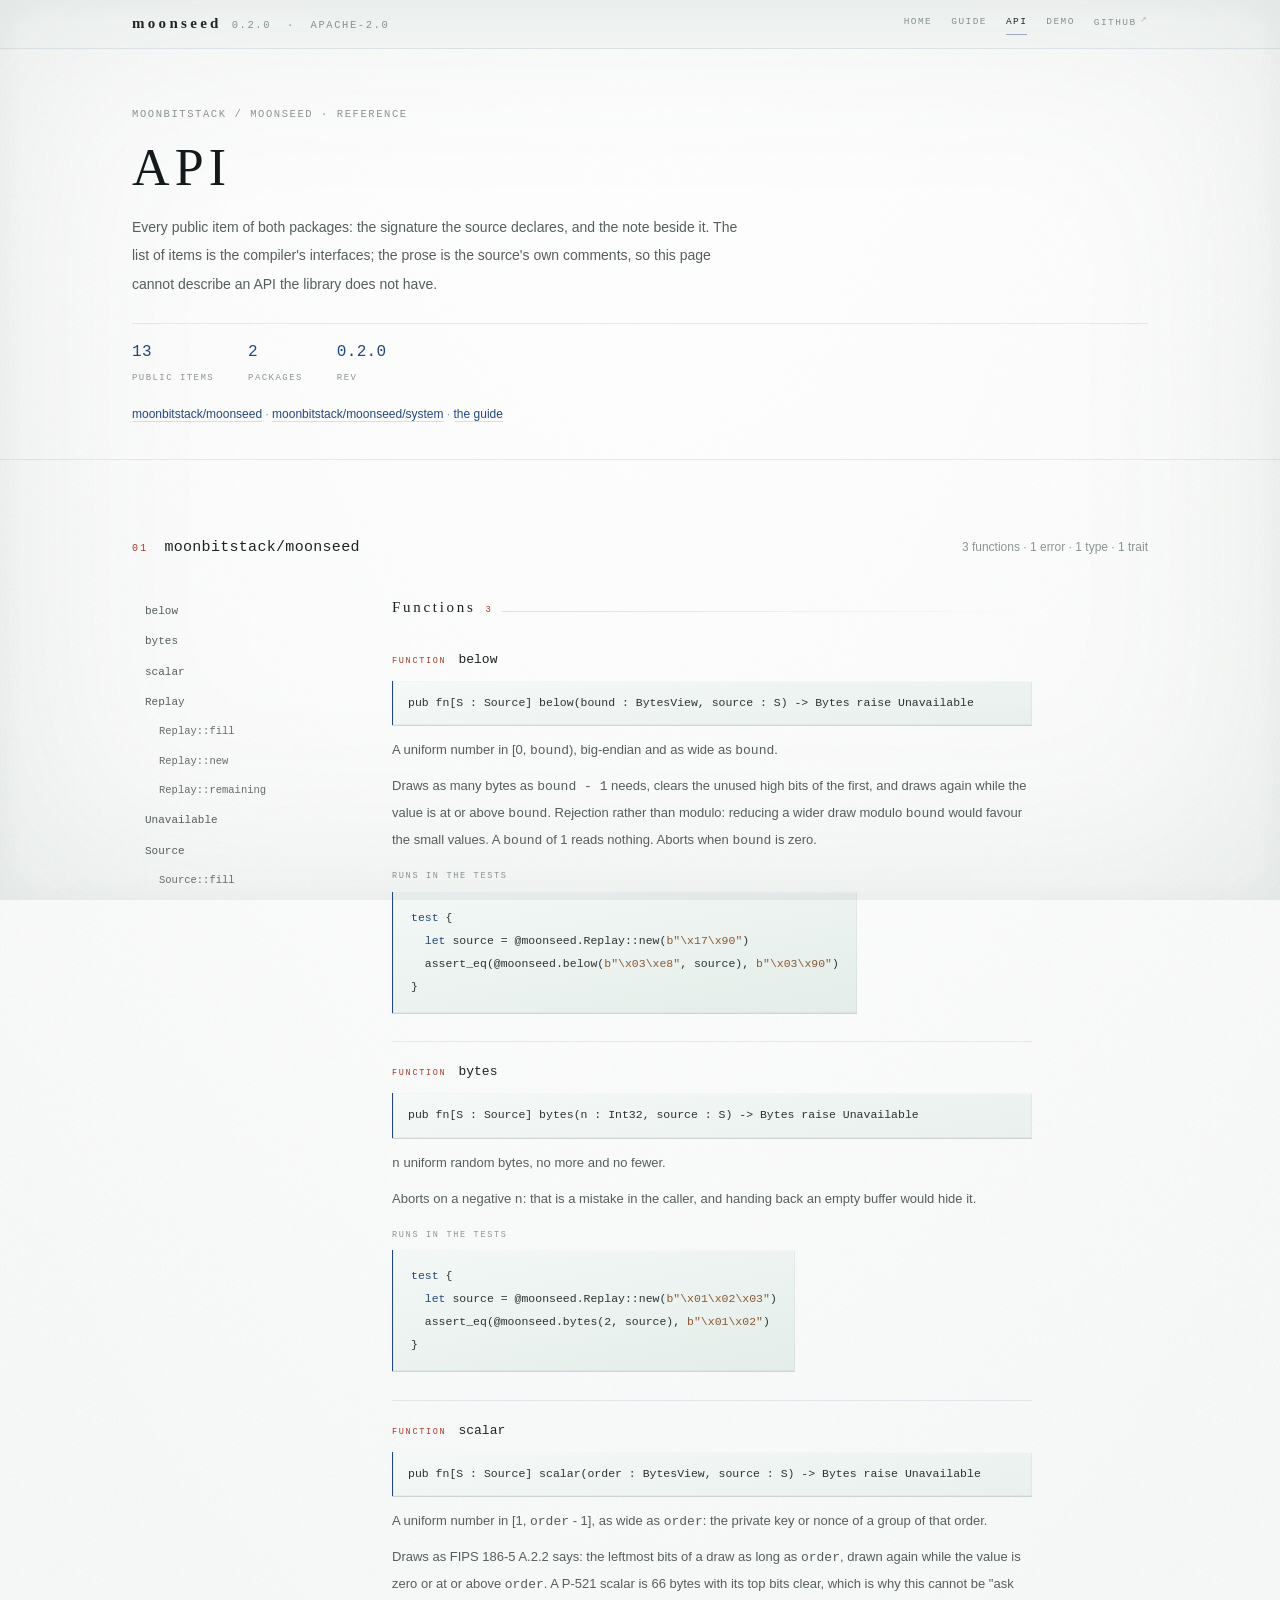
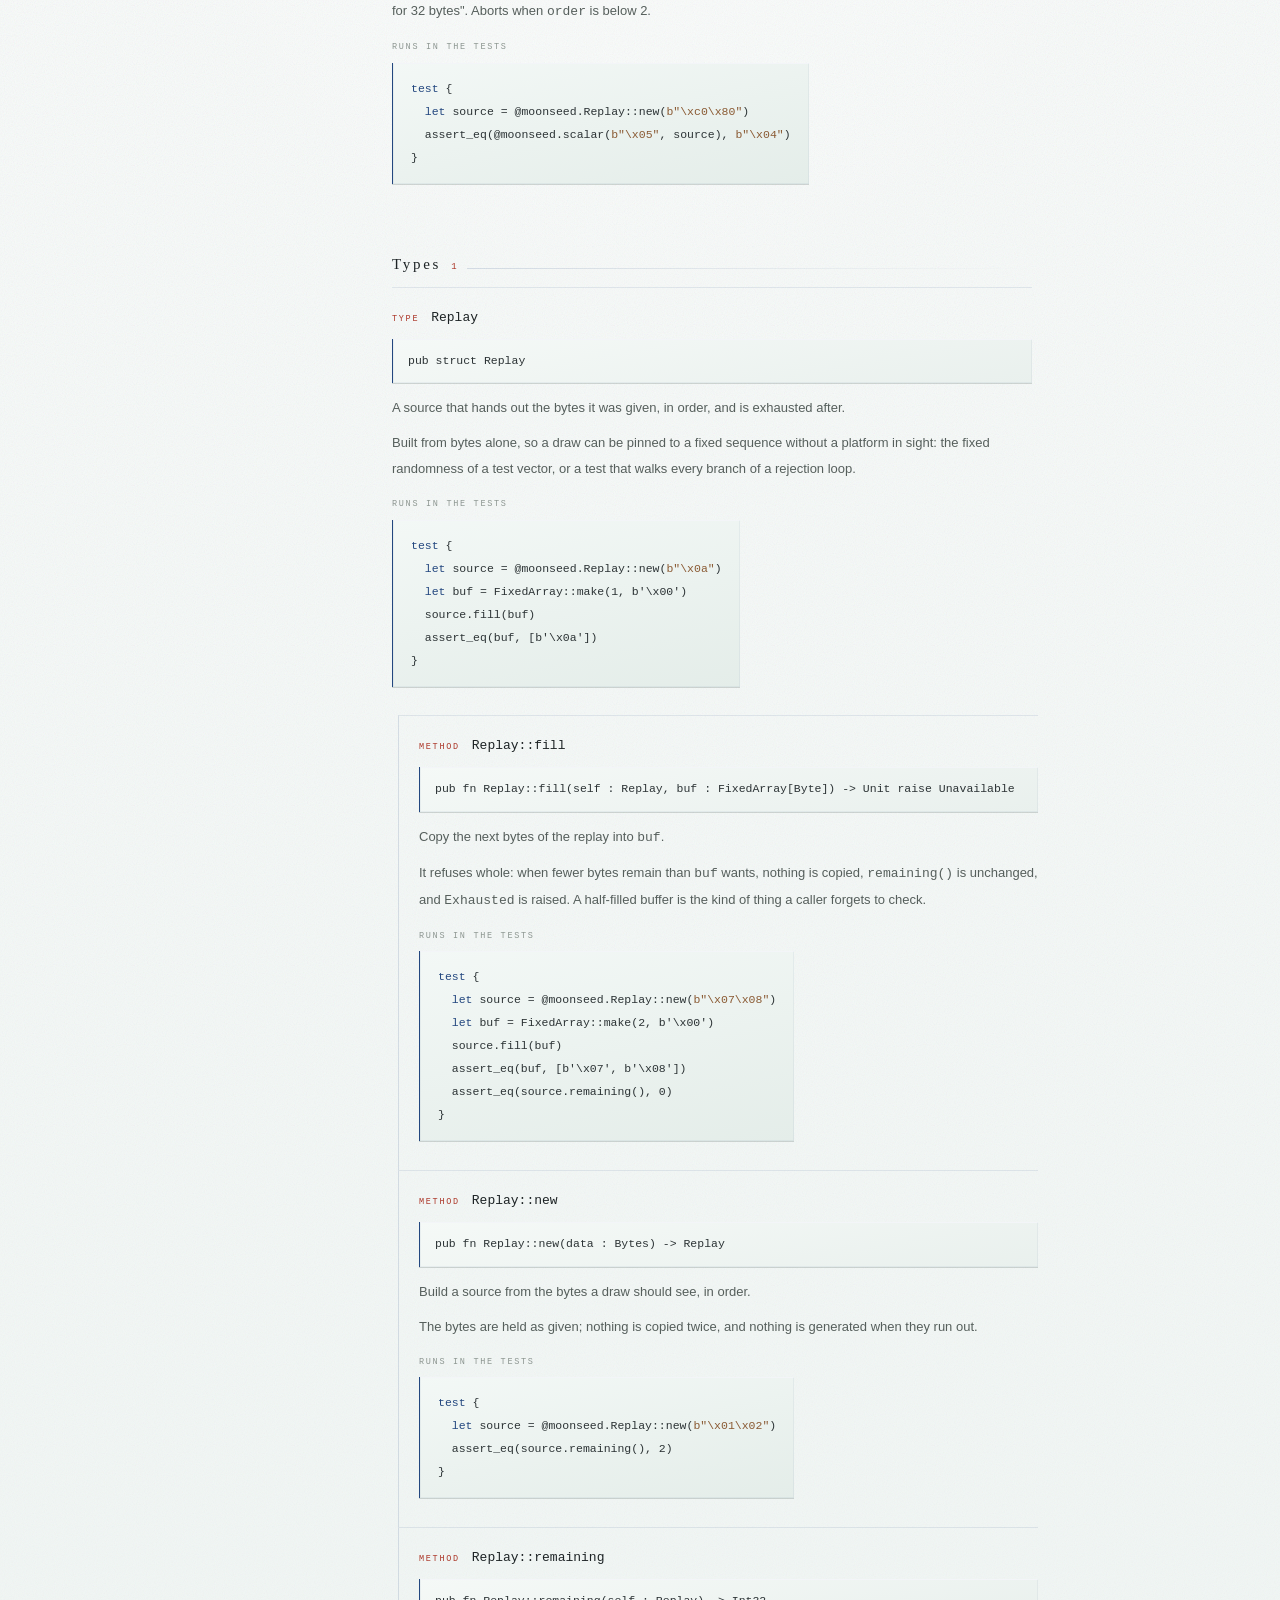
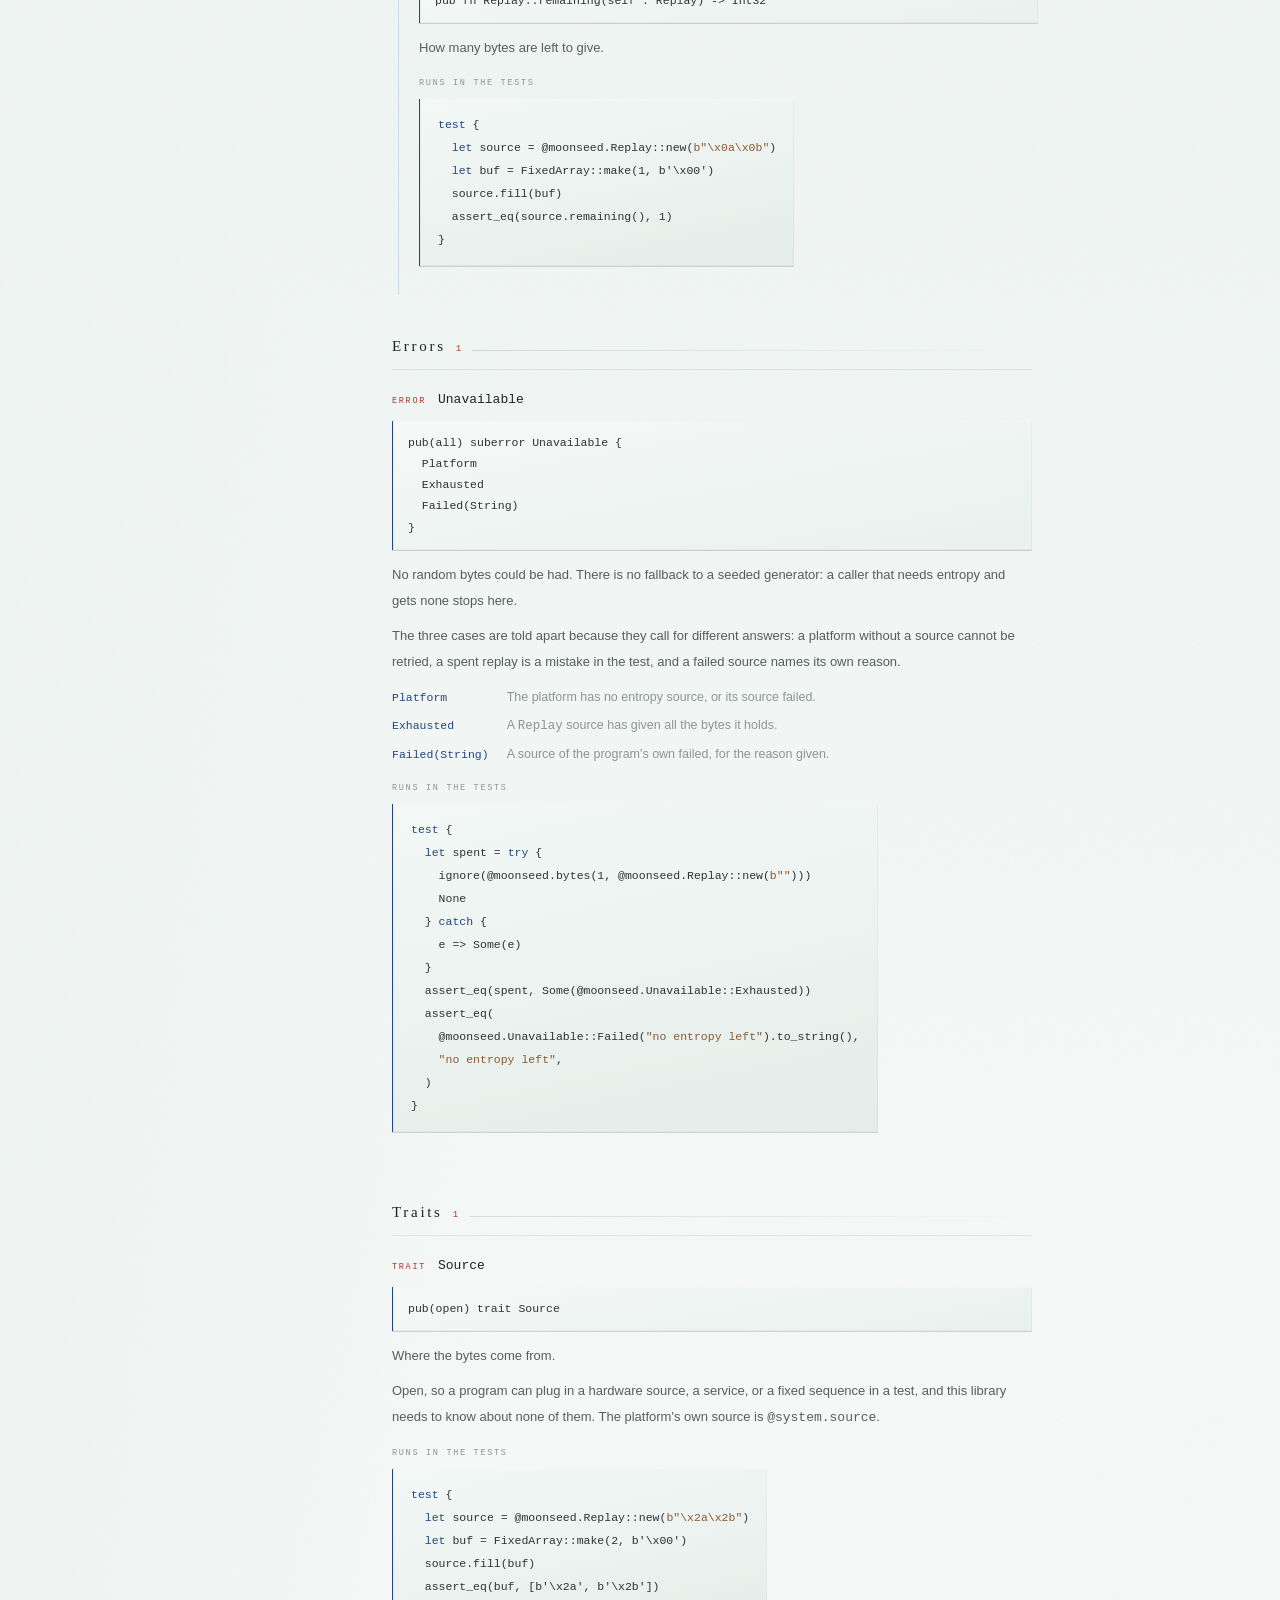
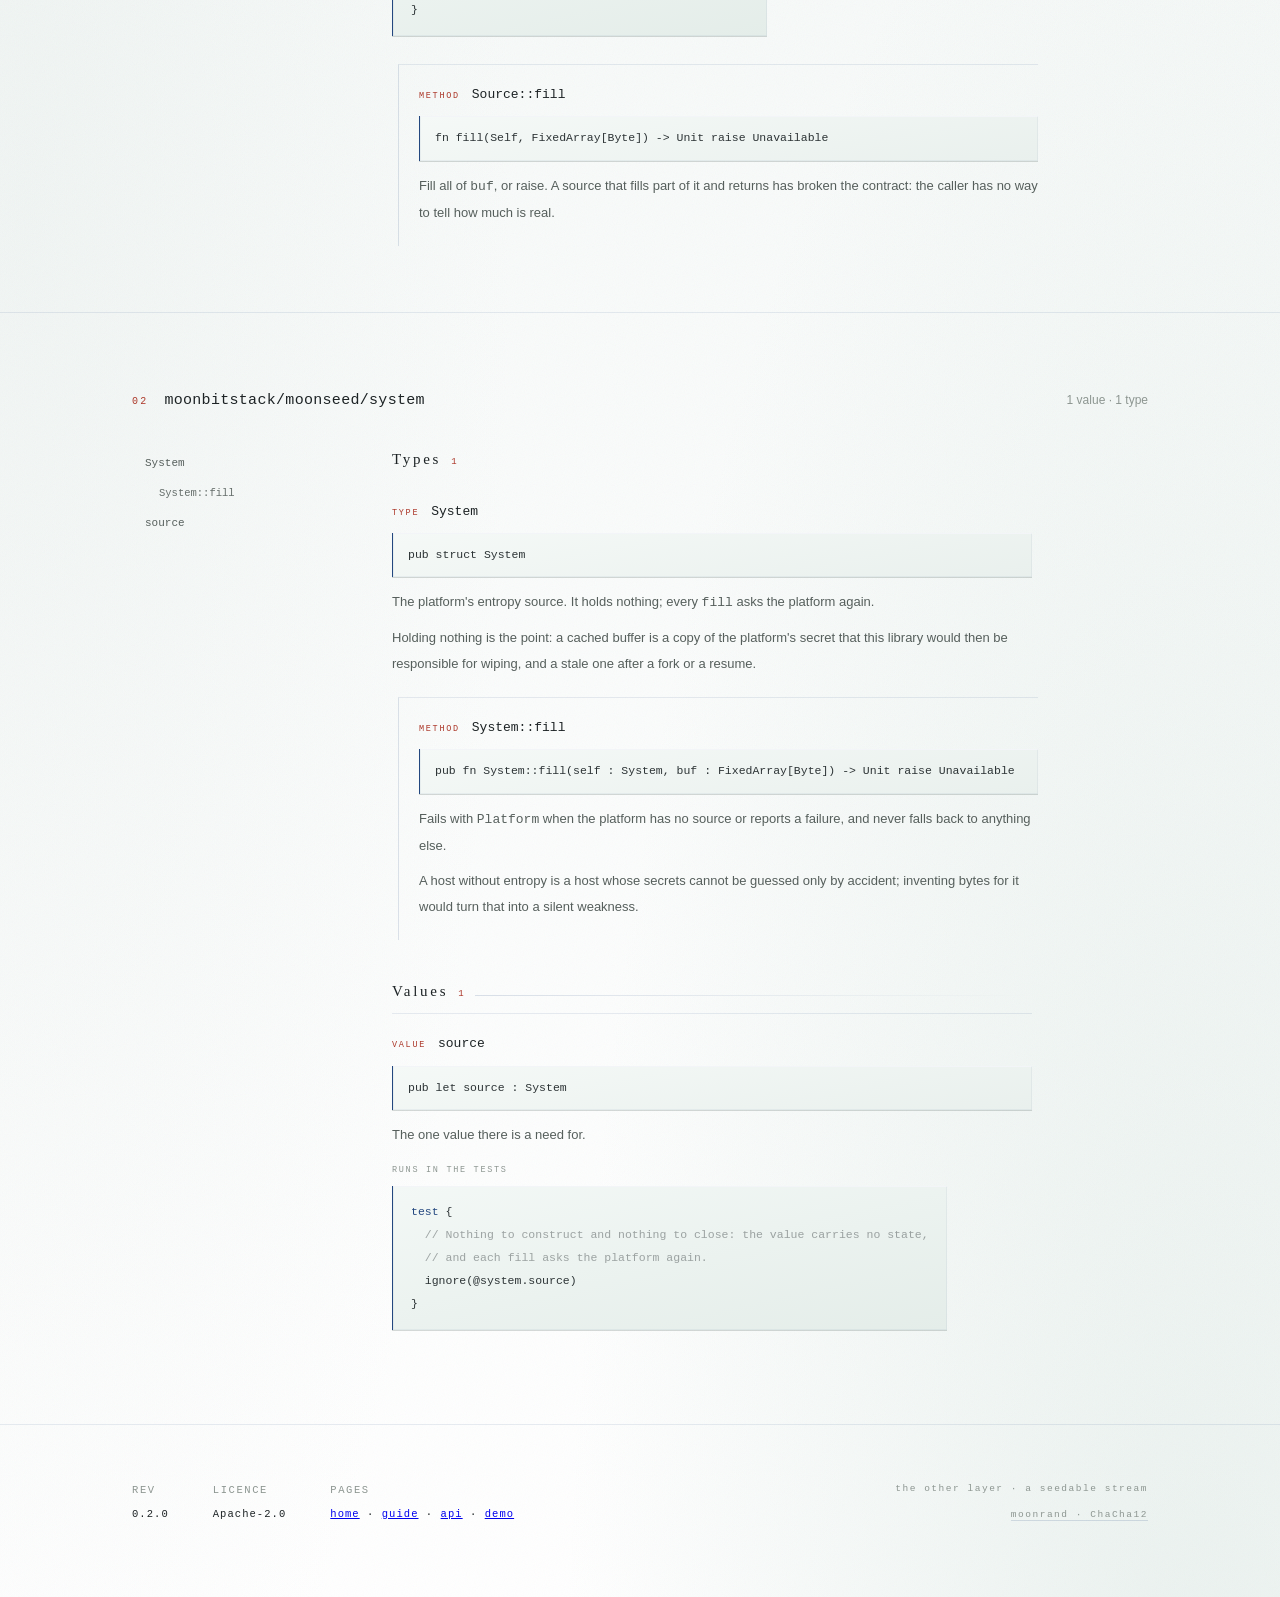
<file: docs/api.html>
<!DOCTYPE html>
<html lang="en">
<head>
<meta charset="utf-8">
<meta name="description" content="Every public item of moonseed: secure bytes, unbiased sampling, and the sources they draw from.">
<meta name="viewport" content="width=device-width, initial-scale=1">
<link rel="icon" href="data:image/svg+xml,%3Csvg xmlns='http://www.w3.org/2000/svg' viewBox='0 0 32 32'%3E%3Crect width='32' height='32' fill='%23A9C9BB'/%3E%3Cpath d='M3 11.5 L12.5 15 L10.5 27' fill='none' stroke='%2323477F' stroke-width='1.3'/%3E%3Cpath d='M12.5 15 L28 9.5' fill='none' stroke='%2323477F' stroke-width='1.3'/%3E%3Cpath d='M12.5 15 L21.5 22.5' fill='none' stroke='%2323477F' stroke-width='1.3'/%3E%3Crect x='24' y='23' width='6' height='6' fill='%23AC382A'/%3E%3C/svg%3E">
<link rel="stylesheet" href="assets/glaze.css">
<link rel="stylesheet" href="assets/docs.css">
<title>moonseed — the API, item by item</title>
</head>
<body data-page="api">

<div class="rail">
  <div class="rail__in">
    <div class="rail__brand">
      <b>moonseed</b><span class="mono"><span id="rev-head">0.2.0</span> &nbsp;·&nbsp; Apache-2.0</span>
    </div>
    <nav class="rail__nav">
      <a href="index.html">home</a>
      <a href="guide.html">guide</a>
      <a href="api.html" aria-current="page">api</a>
      <a href="sampling.html">demo</a>
      <a href="https://github.com/moonbitstack/moonseed" rel="noopener">github<span class="rail__out" aria-hidden="true">↗</span></a>
    </nav>
  </div>
</div>

<header class="dochead">
  <div class="sheet">
    <p class="dochead__eyebrow mono">moonbitstack / moonseed · reference</p>
    <h1 class="dochead__title">API</h1>
    <p class="dochead__lede">
      Every public item of both packages: the signature the source declares, and the note
      beside it. The list of items is the compiler's interfaces; the prose is the source's
      own comments, so this page cannot describe an API the library does not have.
    </p>
    <div class="dochead__meta">
      <span><b>13</b> public items</span>
      <span><b>2</b> packages</span>
      <span><b>0.2.0</b> rev</span>
    </div>
    <p class="dochead__jump"><a href="#moonseed">moonbitstack/moonseed</a> · <a href="#system">moonbitstack/moonseed/system</a> · <a href="guide.html">the guide</a></p>
  </div>
</header>

<section class="sec" id="moonseed">
  <div class="sheet">
    <div class="sec__head">
      <div class="sec__plate">
        <span class="sec__no">01</span>
        <h2 class="sec__title sec__title--pkg">moonbitstack/moonseed</h2>
      </div>
      <p class="sec__note">3 functions · 1 error · 1 type · 1 trait</p>
    </div>
    <div class="ref">
      <nav class="ref__index" aria-label="moonbitstack/moonseed items">
        <a class="is-top" href="#below">below</a>
        <a class="is-top" href="#bytes">bytes</a>
        <a class="is-top" href="#scalar">scalar</a>
        <a class="is-top" href="#Replay">Replay</a>
        <a class="is-child" href="#Replay.fill">Replay::fill</a>
        <a class="is-child" href="#Replay.new">Replay::new</a>
        <a class="is-child" href="#Replay.remaining">Replay::remaining</a>
        <a class="is-top" href="#Unavailable">Unavailable</a>
        <a class="is-top" href="#Source">Source</a>
        <a class="is-child" href="#Source.fill">Source::fill</a>
      </nav>
      <div class="ref__body">
      <h3 class="ref__grp">Functions<i>3</i></h3>
      <article class="item" id="below">
        <header class="item__head">
          <span class="item__kind">function</span><h4 class="item__name">below</h4><a class="item__anchor" href="#below" aria-label="link to this item">#</a>
        </header>
        <pre class="code item__sig">pub fn[S : Source] below(bound : BytesView, source : S) -&gt; Bytes raise Unavailable</pre>
        <div class="item__doc">
        <p>A uniform number in [0, <code>bound</code>), big-endian and as wide as <code>bound</code>.</p>
        <p>Draws as many bytes as <code>bound - 1</code> needs, clears the unused high bits of the first, and draws again while the value is at or above <code>bound</code>. Rejection rather than modulo: reducing a wider draw modulo <code>bound</code> would favour the small values. A <code>bound</code> of 1 reads nothing. Aborts when <code>bound</code> is zero.</p>
        <div class="eg"><span class="eg__tag">runs in the tests</span><pre class="code eg__code"><span class="k">test</span> {
  <span class="k">let</span> source = @moonseed.Replay::new(<span class="s">b"\x17\x90"</span>)
  assert_eq(@moonseed.below(<span class="s">b"\x03\xe8"</span>, source), <span class="s">b"\x03\x90"</span>)
}</pre></div>
        </div>
      </article>
      <article class="item" id="bytes">
        <header class="item__head">
          <span class="item__kind">function</span><h4 class="item__name">bytes</h4><a class="item__anchor" href="#bytes" aria-label="link to this item">#</a>
        </header>
        <pre class="code item__sig">pub fn[S : Source] bytes(n : Int32, source : S) -&gt; Bytes raise Unavailable</pre>
        <div class="item__doc">
        <p><code>n</code> uniform random bytes, no more and no fewer.</p>
        <p>Aborts on a negative <code>n</code>: that is a mistake in the caller, and handing back an empty buffer would hide it.</p>
        <div class="eg"><span class="eg__tag">runs in the tests</span><pre class="code eg__code"><span class="k">test</span> {
  <span class="k">let</span> source = @moonseed.Replay::new(<span class="s">b"\x01\x02\x03"</span>)
  assert_eq(@moonseed.bytes(2, source), <span class="s">b"\x01\x02"</span>)
}</pre></div>
        </div>
      </article>
      <article class="item" id="scalar">
        <header class="item__head">
          <span class="item__kind">function</span><h4 class="item__name">scalar</h4><a class="item__anchor" href="#scalar" aria-label="link to this item">#</a>
        </header>
        <pre class="code item__sig">pub fn[S : Source] scalar(order : BytesView, source : S) -&gt; Bytes raise Unavailable</pre>
        <div class="item__doc">
        <p>A uniform number in [1, <code>order</code> - 1], as wide as <code>order</code>: the private key or nonce of a group of that order.</p>
        <p>Draws as FIPS 186-5 A.2.2 says: the leftmost bits of a draw as long as <code>order</code>, drawn again while the value is zero or at or above <code>order</code>. A P-521 scalar is 66 bytes with its top bits clear, which is why this cannot be "ask for 32 bytes". Aborts when <code>order</code> is below 2.</p>
        <div class="eg"><span class="eg__tag">runs in the tests</span><pre class="code eg__code"><span class="k">test</span> {
  <span class="k">let</span> source = @moonseed.Replay::new(<span class="s">b"\xc0\x80"</span>)
  assert_eq(@moonseed.scalar(<span class="s">b"\x05"</span>, source), <span class="s">b"\x04"</span>)
}</pre></div>
        </div>
      </article>
      <h3 class="ref__grp">Types<i>1</i></h3>
      <article class="item" id="Replay">
        <header class="item__head">
          <span class="item__kind">type</span><h4 class="item__name">Replay</h4><a class="item__anchor" href="#Replay" aria-label="link to this item">#</a>
        </header>
        <pre class="code item__sig">pub struct Replay</pre>
        <div class="item__doc">
        <p>A source that hands out the bytes it was given, in order, and is exhausted after.</p>
        <p>Built from bytes alone, so a draw can be pinned to a fixed sequence without a platform in sight: the fixed randomness of a test vector, or a test that walks every branch of a rejection loop.</p>
        <div class="eg"><span class="eg__tag">runs in the tests</span><pre class="code eg__code"><span class="k">test</span> {
  <span class="k">let</span> source = @moonseed.Replay::new(<span class="s">b"\x0a"</span>)
  <span class="k">let</span> buf = FixedArray::make(1, b'\x00')
  source.fill(buf)
  assert_eq(buf, [b'\x0a'])
}</pre></div>
        </div>
      </article>
      <article class="item item--nested" id="Replay.fill">
        <header class="item__head">
          <span class="item__kind">method</span><h4 class="item__name">Replay::fill</h4><a class="item__anchor" href="#Replay.fill" aria-label="link to this item">#</a>
        </header>
        <pre class="code item__sig">pub fn Replay::fill(self : Replay, buf : FixedArray[Byte]) -&gt; Unit raise Unavailable</pre>
        <div class="item__doc">
        <p>Copy the next bytes of the replay into <code>buf</code>.</p>
        <p>It refuses whole: when fewer bytes remain than <code>buf</code> wants, nothing is copied, <code>remaining()</code> is unchanged, and <code>Exhausted</code> is raised. A half-filled buffer is the kind of thing a caller forgets to check.</p>
        <div class="eg"><span class="eg__tag">runs in the tests</span><pre class="code eg__code"><span class="k">test</span> {
  <span class="k">let</span> source = @moonseed.Replay::new(<span class="s">b"\x07\x08"</span>)
  <span class="k">let</span> buf = FixedArray::make(2, b'\x00')
  source.fill(buf)
  assert_eq(buf, [b'\x07', b'\x08'])
  assert_eq(source.remaining(), 0)
}</pre></div>
        </div>
      </article>
      <article class="item item--nested" id="Replay.new">
        <header class="item__head">
          <span class="item__kind">method</span><h4 class="item__name">Replay::new</h4><a class="item__anchor" href="#Replay.new" aria-label="link to this item">#</a>
        </header>
        <pre class="code item__sig">pub fn Replay::new(data : Bytes) -&gt; Replay</pre>
        <div class="item__doc">
        <p>Build a source from the bytes a draw should see, in order.</p>
        <p>The bytes are held as given; nothing is copied twice, and nothing is generated when they run out.</p>
        <div class="eg"><span class="eg__tag">runs in the tests</span><pre class="code eg__code"><span class="k">test</span> {
  <span class="k">let</span> source = @moonseed.Replay::new(<span class="s">b"\x01\x02"</span>)
  assert_eq(source.remaining(), 2)
}</pre></div>
        </div>
      </article>
      <article class="item item--nested" id="Replay.remaining">
        <header class="item__head">
          <span class="item__kind">method</span><h4 class="item__name">Replay::remaining</h4><a class="item__anchor" href="#Replay.remaining" aria-label="link to this item">#</a>
        </header>
        <pre class="code item__sig">pub fn Replay::remaining(self : Replay) -&gt; Int32</pre>
        <div class="item__doc">
        <p>How many bytes are left to give.</p>
        <div class="eg"><span class="eg__tag">runs in the tests</span><pre class="code eg__code"><span class="k">test</span> {
  <span class="k">let</span> source = @moonseed.Replay::new(<span class="s">b"\x0a\x0b"</span>)
  <span class="k">let</span> buf = FixedArray::make(1, b'\x00')
  source.fill(buf)
  assert_eq(source.remaining(), 1)
}</pre></div>
        </div>
      </article>
      <h3 class="ref__grp">Errors<i>1</i></h3>
      <article class="item" id="Unavailable">
        <header class="item__head">
          <span class="item__kind">error</span><h4 class="item__name">Unavailable</h4><a class="item__anchor" href="#Unavailable" aria-label="link to this item">#</a>
        </header>
        <pre class="code item__sig">pub(all) suberror Unavailable {
  Platform
  Exhausted
  Failed(String)
}</pre>
        <div class="item__doc">
        <p>No random bytes could be had. There is no fallback to a seeded generator: a caller that needs entropy and gets none stops here.</p>
        <p>The three cases are told apart because they call for different answers: a platform without a source cannot be retried, a spent replay is a mistake in the test, and a failed source names its own reason.</p>
        <dl class="vars">
          <dt><code>Platform</code></dt><dd>The platform has no entropy source, or its source failed.</dd>
          <dt><code>Exhausted</code></dt><dd>A <code>Replay</code> source has given all the bytes it holds.</dd>
          <dt><code>Failed(String)</code></dt><dd>A source of the program's own failed, for the reason given.</dd>
        </dl>
        <div class="eg"><span class="eg__tag">runs in the tests</span><pre class="code eg__code"><span class="k">test</span> {
  <span class="k">let</span> spent = <span class="k">try</span> {
    ignore(@moonseed.bytes(1, @moonseed.Replay::new(<span class="s">b""</span>)))
    None
  } <span class="k">catch</span> {
    e =&gt; Some(e)
  }
  assert_eq(spent, Some(@moonseed.Unavailable::Exhausted))
  assert_eq(
    @moonseed.Unavailable::Failed(<span class="s">"no entropy left"</span>).to_string(),
    <span class="s">"no entropy left"</span>,
  )
}</pre></div>
        </div>
      </article>
      <h3 class="ref__grp">Traits<i>1</i></h3>
      <article class="item" id="Source">
        <header class="item__head">
          <span class="item__kind">trait</span><h4 class="item__name">Source</h4><a class="item__anchor" href="#Source" aria-label="link to this item">#</a>
        </header>
        <pre class="code item__sig">pub(open) trait Source</pre>
        <div class="item__doc">
        <p>Where the bytes come from.</p>
        <p>Open, so a program can plug in a hardware source, a service, or a fixed sequence in a test, and this library needs to know about none of them. The platform's own source is <code>@system.source</code>.</p>
        <div class="eg"><span class="eg__tag">runs in the tests</span><pre class="code eg__code"><span class="k">test</span> {
  <span class="k">let</span> source = @moonseed.Replay::new(<span class="s">b"\x2a\x2b"</span>)
  <span class="k">let</span> buf = FixedArray::make(2, b'\x00')
  source.fill(buf)
  assert_eq(buf, [b'\x2a', b'\x2b'])
}</pre></div>
        </div>
      </article>
      <article class="item item--nested" id="Source.fill">
        <header class="item__head">
          <span class="item__kind">method</span><h4 class="item__name">Source::fill</h4><a class="item__anchor" href="#Source.fill" aria-label="link to this item">#</a>
        </header>
        <pre class="code item__sig">fn fill(Self, FixedArray[Byte]) -&gt; Unit raise Unavailable</pre>
        <div class="item__doc">
        <p>Fill all of <code>buf</code>, or raise. A source that fills part of it and returns has broken the contract: the caller has no way to tell how much is real.</p>
        </div>
      </article>
      </div>
    </div>
  </div>
</section>

<section class="sec" id="system">
  <div class="sheet">
    <div class="sec__head">
      <div class="sec__plate">
        <span class="sec__no">02</span>
        <h2 class="sec__title sec__title--pkg">moonbitstack/moonseed/system</h2>
      </div>
      <p class="sec__note">1 value · 1 type</p>
    </div>
    <div class="ref">
      <nav class="ref__index" aria-label="moonbitstack/moonseed/system items">
        <a class="is-top" href="#System">System</a>
        <a class="is-child" href="#System.fill">System::fill</a>
        <a class="is-top" href="#source">source</a>
      </nav>
      <div class="ref__body">
      <h3 class="ref__grp">Types<i>1</i></h3>
      <article class="item" id="System">
        <header class="item__head">
          <span class="item__kind">type</span><h4 class="item__name">System</h4><a class="item__anchor" href="#System" aria-label="link to this item">#</a>
        </header>
        <pre class="code item__sig">pub struct System</pre>
        <div class="item__doc">
        <p>The platform's entropy source. It holds nothing; every <code>fill</code> asks the platform again.</p>
        <p>Holding nothing is the point: a cached buffer is a copy of the platform's secret that this library would then be responsible for wiping, and a stale one after a fork or a resume.</p>
        </div>
      </article>
      <article class="item item--nested" id="System.fill">
        <header class="item__head">
          <span class="item__kind">method</span><h4 class="item__name">System::fill</h4><a class="item__anchor" href="#System.fill" aria-label="link to this item">#</a>
        </header>
        <pre class="code item__sig">pub fn System::fill(self : System, buf : FixedArray[Byte]) -&gt; Unit raise Unavailable</pre>
        <div class="item__doc">
        <p>Fails with <code>Platform</code> when the platform has no source or reports a failure, and never falls back to anything else.</p>
        <p>A host without entropy is a host whose secrets cannot be guessed only by accident; inventing bytes for it would turn that into a silent weakness.</p>
        </div>
      </article>
      <h3 class="ref__grp">Values<i>1</i></h3>
      <article class="item" id="source">
        <header class="item__head">
          <span class="item__kind">value</span><h4 class="item__name">source</h4><a class="item__anchor" href="#source" aria-label="link to this item">#</a>
        </header>
        <pre class="code item__sig">pub let source : System</pre>
        <div class="item__doc">
        <p>The one value there is a need for.</p>
        <div class="eg"><span class="eg__tag">runs in the tests</span><pre class="code eg__code"><span class="k">test</span> {
  <span class="c">// Nothing to construct and nothing to close: the value carries no state,</span>
  <span class="c">// and each fill asks the platform again.</span>
  ignore(@system.source)
}</pre></div>
        </div>
      </article>
      </div>
    </div>
  </div>
</section>

<footer class="foot">
  <div class="sheet foot__in">
    <div><span class="mono">rev</span><b id="rev-value">0.2.0</b></div>
    <div><span class="mono">licence</span><b>Apache-2.0</b></div>
    <div><span class="mono">pages</span><b><a href="index.html">home</a> · <a href="guide.html">guide</a> · <a href="api.html">api</a> · <a href="sampling.html">demo</a></b></div>
    <div class="foot__next"><span>the other layer · a seedable stream</span><span><a href="https://moonbitstack.github.io/moonrand/">moonrand · ChaCha12</a></span></div>
  </div>
</footer>

</body>
</html>
</file>
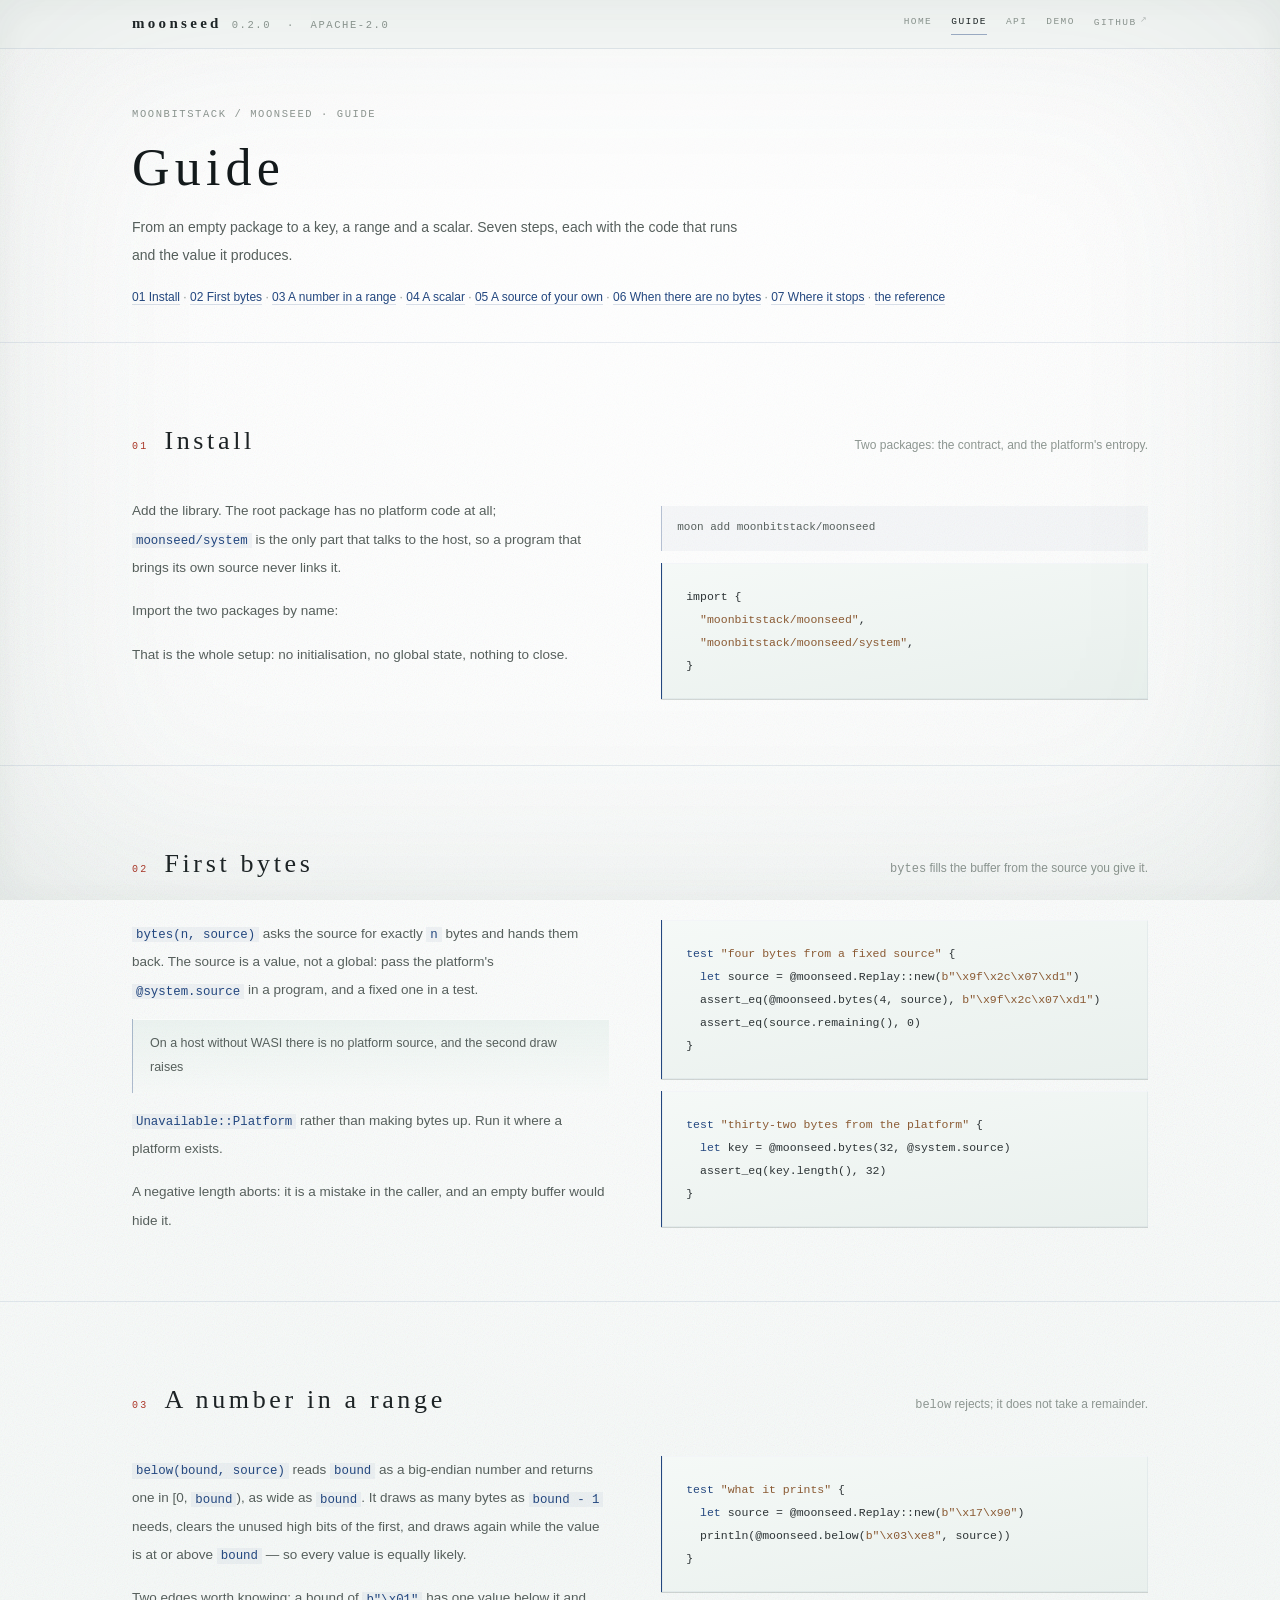
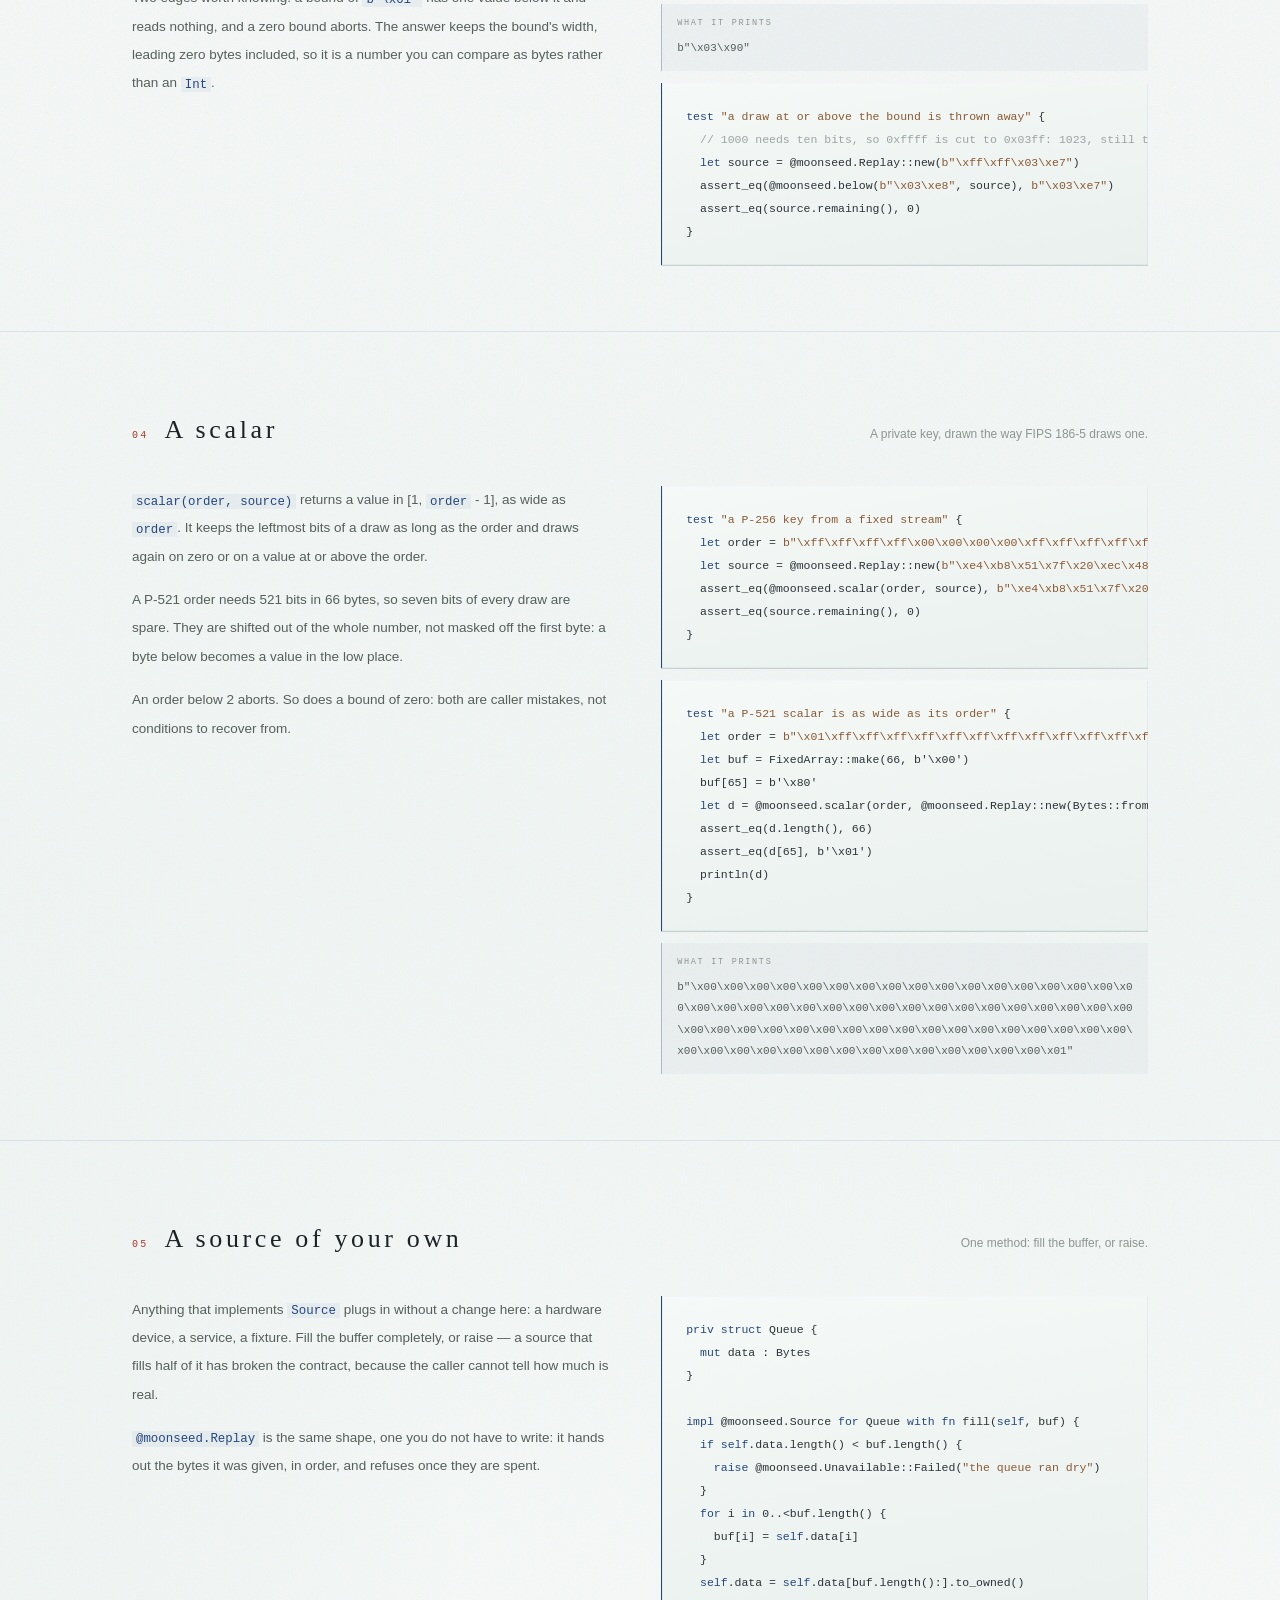
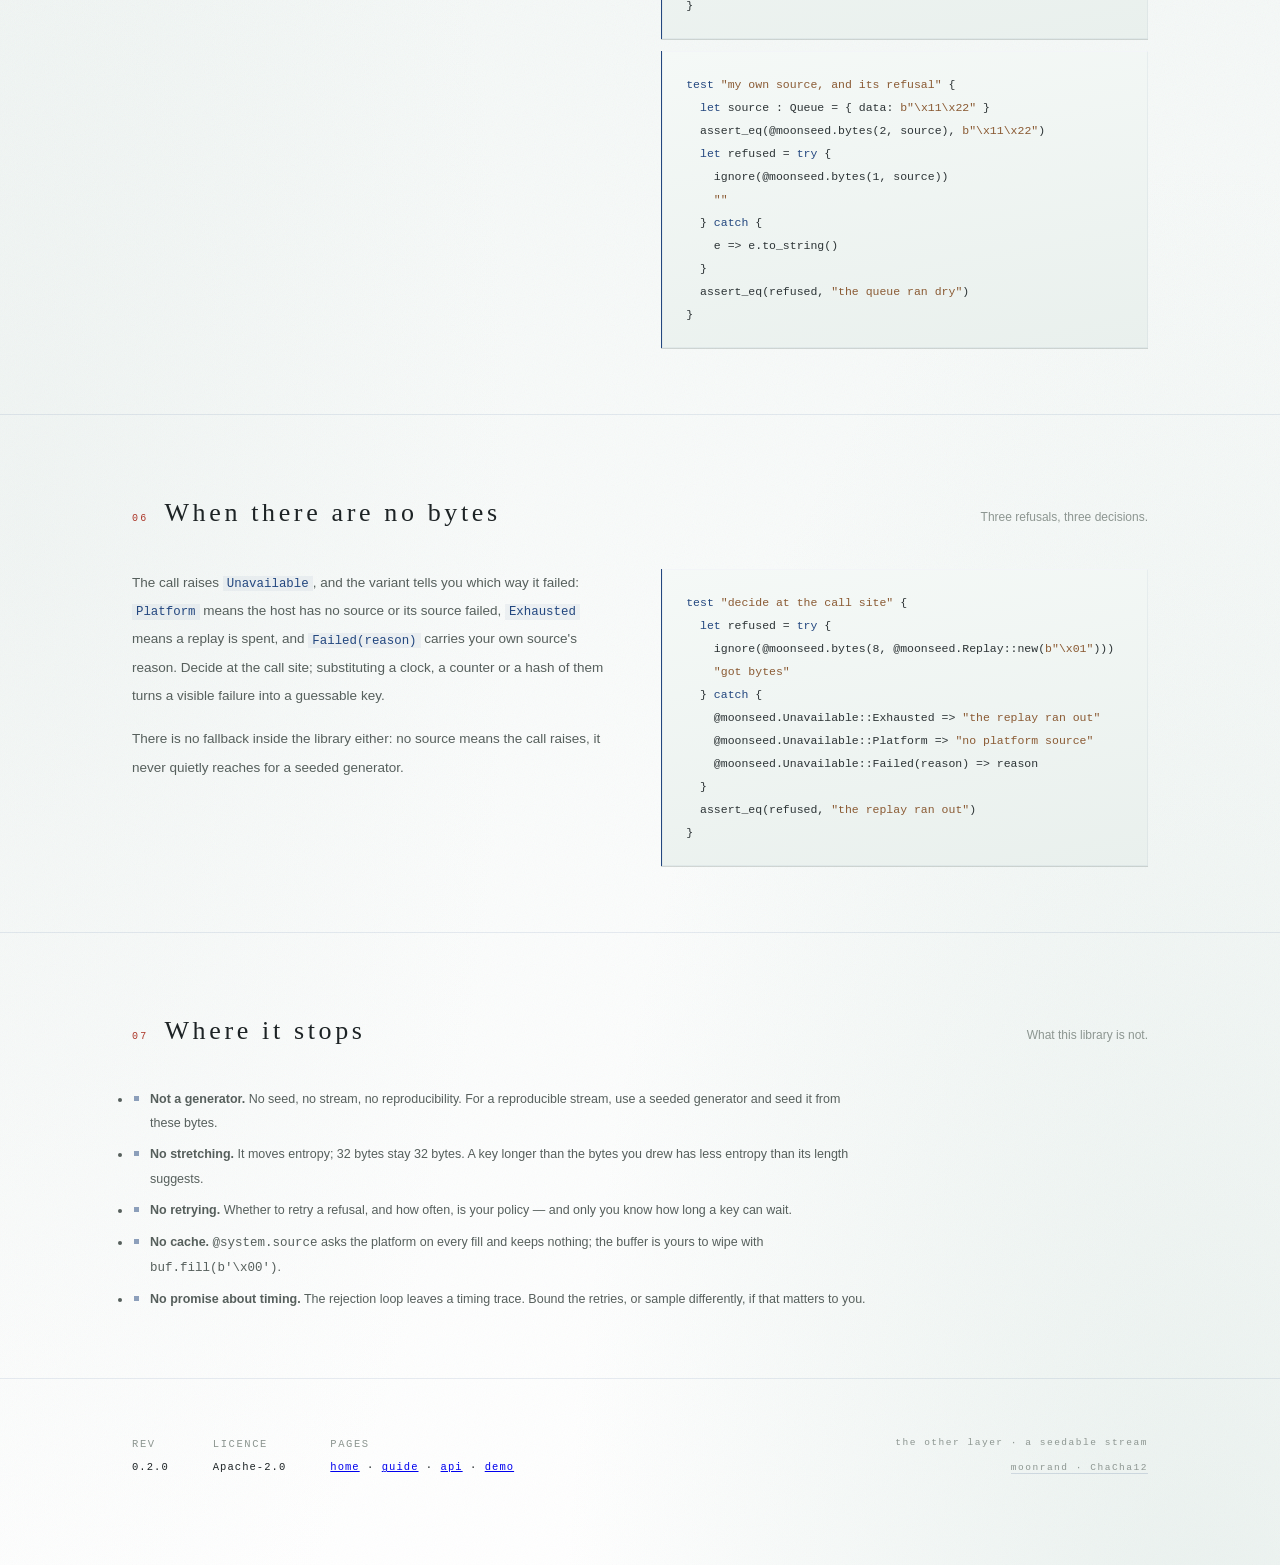
<file: docs/guide.html>
<!DOCTYPE html>
<html lang="en">
<head>
<meta charset="utf-8">
<meta name="description" content="From an empty package to a key, a range and a scalar: the whole library, step by step.">
<meta name="viewport" content="width=device-width, initial-scale=1">
<link rel="icon" href="data:image/svg+xml,%3Csvg xmlns='http://www.w3.org/2000/svg' viewBox='0 0 32 32'%3E%3Crect width='32' height='32' fill='%23A9C9BB'/%3E%3Cpath d='M3 11.5 L12.5 15 L10.5 27' fill='none' stroke='%2323477F' stroke-width='1.3'/%3E%3Cpath d='M12.5 15 L28 9.5' fill='none' stroke='%2323477F' stroke-width='1.3'/%3E%3Cpath d='M12.5 15 L21.5 22.5' fill='none' stroke='%2323477F' stroke-width='1.3'/%3E%3Crect x='24' y='23' width='6' height='6' fill='%23AC382A'/%3E%3C/svg%3E">
<link rel="stylesheet" href="assets/glaze.css">
<link rel="stylesheet" href="assets/docs.css">
<title>moonseed — the guide</title>
</head>
<body data-page="guide">

<div class="rail">
  <div class="rail__in">
    <div class="rail__brand">
      <b>moonseed</b><span class="mono"><span id="rev-head">0.2.0</span> &nbsp;·&nbsp; Apache-2.0</span>
    </div>
    <nav class="rail__nav">
      <a href="index.html">home</a>
      <a href="guide.html" aria-current="page">guide</a>
      <a href="api.html">api</a>
      <a href="sampling.html">demo</a>
      <a href="https://github.com/moonbitstack/moonseed" rel="noopener">github<span class="rail__out" aria-hidden="true">↗</span></a>
    </nav>
  </div>
</div>

<header class="dochead">
  <div class="sheet">
    <p class="dochead__eyebrow mono">moonbitstack / moonseed · guide</p>
    <h1 class="dochead__title">Guide</h1>
    <p class="dochead__lede">From an empty package to a key, a range and a scalar. Seven steps, each with the code that runs and the value it produces.</p>
    <p class="dochead__jump"><a href="#install">01 Install</a> · <a href="#first-bytes">02 First bytes</a> · <a href="#a-number-in-a-range">03 A number in a range</a> · <a href="#a-scalar">04 A scalar</a> · <a href="#a-source-of-your-own">05 A source of your own</a> · <a href="#when-there-are-no-bytes">06 When there are no bytes</a> · <a href="#where-it-stops">07 Where it stops</a> · <a href="api.html">the reference</a></p>
  </div>
</header>

<section class="sec" id="install">
  <div class="sheet">
    <div class="sec__head">
      <div class="sec__plate">
        <span class="sec__no">01</span>
        <h2 class="sec__title">Install</h2>
      </div>
      <p class="sec__note">Two packages: the contract, and the platform's entropy.</p>
    </div>
    <div class="two">
      <div class="guide__col">
        <p class="prose">Add the library. The root package has no platform code at all; <code>moonseed/system</code> is the only part that talks to the host, so a program that brings its own source never links it.</p>
        <p class="prose">Import the two packages by name:</p>
        <p class="prose">That is the whole setup: no initialisation, no global state, nothing to close.</p>
      </div>
      <div class="guide__col">
        <div class="out">moon add moonbitstack/moonseed</div>
<pre class="code guide__code">import {
  <span class="s">"moonbitstack/moonseed"</span>,
  <span class="s">"moonbitstack/moonseed/system"</span>,
}</pre>
      </div>
    </div>
  </div>
</section>
<section class="sec" id="first-bytes">
  <div class="sheet">
    <div class="sec__head">
      <div class="sec__plate">
        <span class="sec__no">02</span>
        <h2 class="sec__title">First bytes</h2>
      </div>
      <p class="sec__note"><code>bytes</code> fills the buffer from the source you give it.</p>
    </div>
    <div class="two">
      <div class="guide__col">
        <p class="prose"><code>bytes(n, source)</code> asks the source for exactly <code>n</code> bytes and hands them back. The source is a value, not a global: pass the platform's <code>@system.source</code> in a program, and a fixed one in a test.</p>
        <p class="pin">On a host without WASI there is no platform source, and the second draw raises</p>
        <p class="prose"><code>Unavailable::Platform</code> rather than making bytes up. Run it where a platform exists.</p>
        <p class="prose">A negative length aborts: it is a mistake in the caller, and an empty buffer would hide it.</p>
      </div>
      <div class="guide__col">
<pre class="code guide__code"><span class="k">test</span> <span class="s">"four bytes from a fixed source"</span> {
  <span class="k">let</span> source = @moonseed.Replay::new(<span class="s">b"\x9f\x2c\x07\xd1"</span>)
  assert_eq(@moonseed.bytes(4, source), <span class="s">b"\x9f\x2c\x07\xd1"</span>)
  assert_eq(source.remaining(), 0)
}</pre>
<pre class="code guide__code"><span class="k">test</span> <span class="s">"thirty-two bytes from the platform"</span> {
  <span class="k">let</span> key = @moonseed.bytes(32, @system.source)
  assert_eq(key.length(), 32)
}</pre>
      </div>
    </div>
  </div>
</section>
<section class="sec" id="a-number-in-a-range">
  <div class="sheet">
    <div class="sec__head">
      <div class="sec__plate">
        <span class="sec__no">03</span>
        <h2 class="sec__title">A number in a range</h2>
      </div>
      <p class="sec__note"><code>below</code> rejects; it does not take a remainder.</p>
    </div>
    <div class="two">
      <div class="guide__col">
        <p class="prose"><code>below(bound, source)</code> reads <code>bound</code> as a big-endian number and returns one in [0, <code>bound</code>), as wide as <code>bound</code>. It draws as many bytes as <code>bound - 1</code> needs, clears the unused high bits of the first, and draws again while the value is at or above <code>bound</code> — so every value is equally likely.</p>
        <p class="prose">Two edges worth knowing: a bound of <code>b"\x01"</code> has one value below it and reads nothing, and a zero bound aborts. The answer keeps the bound's width, leading zero bytes included, so it is a number you can compare as bytes rather than an <code>Int</code>.</p>
      </div>
      <div class="guide__col">
<pre class="code guide__code"><span class="k">test</span> <span class="s">"what it prints"</span> {
  <span class="k">let</span> source = @moonseed.Replay::new(<span class="s">b"\x17\x90"</span>)
  println(@moonseed.below(<span class="s">b"\x03\xe8"</span>, source))
}</pre>
        <div class="out"><span class="out__tag">what it prints</span>b"\x03\x90"</div>
<pre class="code guide__code"><span class="k">test</span> <span class="s">"a draw at or above the bound is thrown away"</span> {
  <span class="c">// 1000 needs ten bits, so 0xffff is cut to 0x03ff: 1023, still too big.</span>
  <span class="k">let</span> source = @moonseed.Replay::new(<span class="s">b"\xff\xff\x03\xe7"</span>)
  assert_eq(@moonseed.below(<span class="s">b"\x03\xe8"</span>, source), <span class="s">b"\x03\xe7"</span>)
  assert_eq(source.remaining(), 0)
}</pre>
      </div>
    </div>
  </div>
</section>
<section class="sec" id="a-scalar">
  <div class="sheet">
    <div class="sec__head">
      <div class="sec__plate">
        <span class="sec__no">04</span>
        <h2 class="sec__title">A scalar</h2>
      </div>
      <p class="sec__note">A private key, drawn the way FIPS 186-5 draws one.</p>
    </div>
    <div class="two">
      <div class="guide__col">
        <p class="prose"><code>scalar(order, source)</code> returns a value in [1, <code>order</code> - 1], as wide as <code>order</code>. It keeps the leftmost bits of a draw as long as the order and draws again on zero or on a value at or above the order.</p>
        <p class="prose">A P-521 order needs 521 bits in 66 bytes, so seven bits of every draw are spare. They are shifted out of the whole number, not masked off the first byte: a byte below becomes a value in the low place.</p>
        <p class="prose">An order below 2 aborts. So does a bound of zero: both are caller mistakes, not conditions to recover from.</p>
      </div>
      <div class="guide__col">
<pre class="code guide__code"><span class="k">test</span> <span class="s">"a P-256 key from a fixed stream"</span> {
  <span class="k">let</span> order = <span class="s">b"\xff\xff\xff\xff\x00\x00\x00\x00\xff\xff\xff\xff\xff\xff\xff\xff\xbc\xe6\xfa\xad\xa7\x17\x9e\x84\xf3\xb9\xca\xc2\xfc\x63\x25\x51"</span>
  <span class="k">let</span> source = @moonseed.Replay::new(<span class="s">b"\xe4\xb8\x51\x7f\x20\xec\x48\x11\xf7\xd9\xe0\xcf\xa2\xec\x7e\x28\x19\x8a\x34\x1d\xec\xe5\xf7\x7a\x8d\x98\x88\x59\xb9\x44\x62\x41"</span>)
  assert_eq(@moonseed.scalar(order, source), <span class="s">b"\xe4\xb8\x51\x7f\x20\xec\x48\x11\xf7\xd9\xe0\xcf\xa2\xec\x7e\x28\x19\x8a\x34\x1d\xec\xe5\xf7\x7a\x8d\x98\x88\x59\xb9\x44\x62\x41"</span>)
  assert_eq(source.remaining(), 0)
}</pre>
<pre class="code guide__code"><span class="k">test</span> <span class="s">"a P-521 scalar is as wide as its order"</span> {
  <span class="k">let</span> order = <span class="s">b"\x01\xff\xff\xff\xff\xff\xff\xff\xff\xff\xff\xff\xff\xff\xff\xff\xff\xff\xff\xff\xff\xff\xff\xff\xff\xff\xff\xff\xff\xff\xff\xff\xff\xfa\x51\x86\x87\x83\xbf\x2f\x96\x6b\x7f\xcc\x01\x48\xf7\x09\xa5\xd0\x3b\xb5\xc9\xb8\x89\x9c\x47\xae\xbb\x6f\xb7\x1e\x91\x38\x64\x09"</span>
  <span class="k">let</span> buf = FixedArray::make(66, b'\x00')
  buf[65] = b'\x80'
  <span class="k">let</span> d = @moonseed.scalar(order, @moonseed.Replay::new(Bytes::from_array(buf)))
  assert_eq(d.length(), 66)
  assert_eq(d[65], b'\x01')
  println(d)
}</pre>
        <div class="out"><span class="out__tag">what it prints</span>b"\x00\x00\x00\x00\x00\x00\x00\x00\x00\x00\x00\x00\x00\x00\x00\x00\x00\x00\x00\x00\x00\x00\x00\x00\x00\x00\x00\x00\x00\x00\x00\x00\x00\x00\x00\x00\x00\x00\x00\x00\x00\x00\x00\x00\x00\x00\x00\x00\x00\x00\x00\x00\x00\x00\x00\x00\x00\x00\x00\x00\x00\x00\x00\x00\x00\x01"</div>
      </div>
    </div>
  </div>
</section>
<section class="sec" id="a-source-of-your-own">
  <div class="sheet">
    <div class="sec__head">
      <div class="sec__plate">
        <span class="sec__no">05</span>
        <h2 class="sec__title">A source of your own</h2>
      </div>
      <p class="sec__note">One method: fill the buffer, or raise.</p>
    </div>
    <div class="two">
      <div class="guide__col">
        <p class="prose">Anything that implements <code>Source</code> plugs in without a change here: a hardware device, a service, a fixture. Fill the buffer completely, or raise — a source that fills half of it has broken the contract, because the caller cannot tell how much is real.</p>
        <p class="prose"><code>@moonseed.Replay</code> is the same shape, one you do not have to write: it hands out the bytes it was given, in order, and refuses once they are spent.</p>
      </div>
      <div class="guide__col">
<pre class="code guide__code"><span class="k">priv</span> <span class="k">struct</span> Queue {
  <span class="k">mut</span> data : Bytes
}

<span class="k">impl</span> @moonseed.Source <span class="k">for</span> Queue <span class="k">with</span> <span class="k">fn</span> fill(<span class="k">self</span>, buf) {
  <span class="k">if</span> <span class="k">self</span>.data.length() &lt; buf.length() {
    <span class="k">raise</span> @moonseed.Unavailable::Failed(<span class="s">"the queue ran dry"</span>)
  }
  <span class="k">for</span> i <span class="k">in</span> 0..&lt;buf.length() {
    buf[i] = <span class="k">self</span>.data[i]
  }
  <span class="k">self</span>.data = <span class="k">self</span>.data[buf.length():].to_owned()
}</pre>
<pre class="code guide__code"><span class="k">test</span> <span class="s">"my own source, and its refusal"</span> {
  <span class="k">let</span> source : Queue = { data: <span class="s">b"\x11\x22"</span> }
  assert_eq(@moonseed.bytes(2, source), <span class="s">b"\x11\x22"</span>)
  <span class="k">let</span> refused = <span class="k">try</span> {
    ignore(@moonseed.bytes(1, source))
    <span class="s">""</span>
  } <span class="k">catch</span> {
    e =&gt; e.to_string()
  }
  assert_eq(refused, <span class="s">"the queue ran dry"</span>)
}</pre>
      </div>
    </div>
  </div>
</section>
<section class="sec" id="when-there-are-no-bytes">
  <div class="sheet">
    <div class="sec__head">
      <div class="sec__plate">
        <span class="sec__no">06</span>
        <h2 class="sec__title">When there are no bytes</h2>
      </div>
      <p class="sec__note">Three refusals, three decisions.</p>
    </div>
    <div class="two">
      <div class="guide__col">
        <p class="prose">The call raises <code>Unavailable</code>, and the variant tells you which way it failed: <code>Platform</code> means the host has no source or its source failed, <code>Exhausted</code> means a replay is spent, and <code>Failed(reason)</code> carries your own source's reason. Decide at the call site; substituting a clock, a counter or a hash of them turns a visible failure into a guessable key.</p>
        <p class="prose">There is no fallback inside the library either: no source means the call raises, it never quietly reaches for a seeded generator.</p>
      </div>
      <div class="guide__col">
<pre class="code guide__code"><span class="k">test</span> <span class="s">"decide at the call site"</span> {
  <span class="k">let</span> refused = <span class="k">try</span> {
    ignore(@moonseed.bytes(8, @moonseed.Replay::new(<span class="s">b"\x01"</span>)))
    <span class="s">"got bytes"</span>
  } <span class="k">catch</span> {
    @moonseed.Unavailable::Exhausted =&gt; <span class="s">"the replay ran out"</span>
    @moonseed.Unavailable::Platform =&gt; <span class="s">"no platform source"</span>
    @moonseed.Unavailable::Failed(reason) =&gt; reason
  }
  assert_eq(refused, <span class="s">"the replay ran out"</span>)
}</pre>
      </div>
    </div>
  </div>
</section>
<section class="sec" id="where-it-stops">
  <div class="sheet">
    <div class="sec__head">
      <div class="sec__plate">
        <span class="sec__no">07</span>
        <h2 class="sec__title">Where it stops</h2>
      </div>
      <p class="sec__note">What this library is not.</p>
    </div>
    <div class="guide__single">
        <ul class="step">
          <li><b>Not a generator.</b> No seed, no stream, no reproducibility. For a reproducible stream, use a seeded generator and seed it from these bytes.</li>
          <li><b>No stretching.</b> It moves entropy; 32 bytes stay 32 bytes. A key longer than the bytes you drew has less entropy than its length suggests.</li>
          <li><b>No retrying.</b> Whether to retry a refusal, and how often, is your policy — and only you know how long a key can wait.</li>
          <li><b>No cache.</b> <code>@system.source</code> asks the platform on every fill and keeps nothing; the buffer is yours to wipe with <code>buf.fill(b'\x00')</code>.</li>
          <li><b>No promise about timing.</b> The rejection loop leaves a timing trace. Bound the retries, or sample differently, if that matters to you.</li>
        </ul>
    </div>
  </div>
</section>

<footer class="foot">
  <div class="sheet foot__in">
    <div><span class="mono">rev</span><b id="rev-value">0.2.0</b></div>
    <div><span class="mono">licence</span><b>Apache-2.0</b></div>
    <div><span class="mono">pages</span><b><a href="index.html">home</a> · <a href="guide.html">guide</a> · <a href="api.html">api</a> · <a href="sampling.html">demo</a></b></div>
    <div class="foot__next"><span>the other layer · a seedable stream</span><span><a href="https://moonbitstack.github.io/moonrand/">moonrand · ChaCha12</a></span></div>
  </div>
</footer>

</body>
</html>
</file>
<file: docs/assets/glaze.css>
/* moonseed — the glaze.
   One sheet for every page: the tile, the plates, the faces, the scrollbars.
   The rules keep the page's own order; a page adds only what it alone needs. */

/* ============================================================
   MoonSeed moonseed — a library page, glazed
   胎是这张纸，釉是这些面：青瓷承代码，云母承来源，青花承接口，毛玻璃承边界。
   规矩：圆角恒为 0；线恒为 0.5px；影恒为硬边；
        全站只有一个强调色（青花钴），朱砂只盖在"已经发生的事"上。
   ============================================================ */

:root{
  --slab:      #F7F9F8;
  --slab-2:    #F1F5F3;
  --slab-3:    #E7EDEA;
  --porcelain: #FCFEFD;
  --celadon:   #A9C9BB;
  --celadon-d: #83A696;
  --cobalt:    #23477F;
  --cobalt-2:  #3C63A2;
  --ink:       #1D2325;
  --ink-2:     #565F5C;
  --ink-3:     #8D9691;
  --cinnabar:  #AC382A;

  --line:      rgba(35,71,127,.16);
  --line-soft: rgba(35,71,127,.10);
  --hard:      rgba(48,68,60,.20);

  --serif: "Source Han Serif SC","Noto Serif SC","Songti SC","STSong","SimSun",serif;
  --kai:   "Kaiti SC","STKaiti","KaiTi","Songti SC",serif;
  --sans:  "Inter","Helvetica Neue","PingFang SC","Microsoft YaHei",sans-serif;
  --mono:  "JetBrains Mono","Cascadia Mono","SFMono-Regular","Consolas",monospace;

  --press-in:  62ms  cubic-bezier(.3,.9,.4,1);
  --press-out: 218ms cubic-bezier(.2,1.6,.35,1);
}

*{box-sizing:border-box;margin:0;padding:0}
html,body{ overflow-x:clip; max-width:100% }
html, button, input, textarea, select{ font-variant-ligatures:no-contextual }

body{
  background-color:#FFFFFF;
  background-image:
    radial-gradient(120% 64% at 50% -6%, #FFFFFF 0%, rgba(255,255,255,0) 58%),
    radial-gradient(84% 56% at 94% 104%, rgba(146,184,170,.20), rgba(255,255,255,0) 60%),
    radial-gradient(66% 48% at 2% 78%, rgba(186,204,198,.13), rgba(255,255,255,0) 58%),
    linear-gradient(180deg, rgba(255,255,255,.6) 0%, rgba(238,244,242,.85) 52%, rgba(255,255,255,.9) 100%),
    url("data:image/svg+xml,%3Csvg xmlns='http://www.w3.org/2000/svg' width='160' height='160'%3E%3Cfilter id='n'%3E%3CfeTurbulence type='fractalNoise' baseFrequency='0.9' numOctaves='4' stitchTiles='stitch'/%3E%3C/filter%3E%3Crect width='160' height='160' filter='url(%23n)' opacity='0.42'/%3E%3C/svg%3E");
  color:var(--ink);
  font-family:var(--sans);
  font-size:15px;
  line-height:1.85;
  -webkit-font-smoothing:antialiased;
}
/* 釉面外沿的暗角：一块板，不是一张纸 */
body::after{
  content:''; position:fixed; inset:0; pointer-events:none; z-index:60;
  box-shadow:inset 0 0 220px rgba(70,96,86,.10), inset 0 0 40px rgba(70,96,86,.05);
}

::selection{ background:rgba(35,71,127,.14) }

/* ---------- 滚动条：一条釉，不用系统那一根灰 ---------- */
::-webkit-scrollbar{ width:11px; height:11px }
::-webkit-scrollbar-button{ display:none; width:0; height:0 }
::-webkit-scrollbar-track{
  background:#F1F5F3;
  box-shadow:inset .5px 0 0 rgba(35,71,127,.07);
}
::-webkit-scrollbar-thumb{
  background:
    linear-gradient(180deg, rgba(255,255,255,.5), rgba(255,255,255,0) 44%),
    linear-gradient(180deg,#B4CEC4,#94B4A8);
  box-shadow:
    inset 0 0 0 .5px rgba(35,71,127,.22),
    inset 0 1px 0 rgba(255,255,255,.7),
    inset 0 -1px 0 rgba(48,68,60,.16);
}
::-webkit-scrollbar-thumb:hover{
  background:
    linear-gradient(180deg, rgba(255,255,255,.58), rgba(255,255,255,0) 44%),
    linear-gradient(180deg,#C0D6CD,#A1C0B4);
}
::-webkit-scrollbar-corner{ background:#F1F5F3 }
/* Firefox 只认标准属性；Chrome 走上面那套伪元素，别让它退回系统滚动条 */
@supports not selector(::-webkit-scrollbar){
  html{ scrollbar-width:thin; scrollbar-color:#A6C3B7 #F1F5F3 }
}

/* 中文的按钮与注记：衬线字，才配得上那两个字的重 */
body[data-lang="zh"] .btn{ font-family:var(--serif); font-size:12px; letter-spacing:.22em }
body[data-lang="zh"] .btn i{ width:14px; opacity:.5 }
/* 中文双线：字前字后各一道 */
body[data-lang="zh"] .btn span{ display:inline-flex; align-items:center; gap:9px }
body[data-lang="zh"] .btn span::after{
  content:''; display:block; width:14px; height:.5px;
  background:currentColor; opacity:.5; margin-left:-1px;
}
body[data-lang="zh"] .rail__nav a{ font-family:var(--serif); font-size:10.5px; letter-spacing:.14em }
body[data-lang="zh"] .stage__cap div{ font-size:9.5px; letter-spacing:.06em }
body[data-lang="zh"] .stage__cap b{ font-size:10px; letter-spacing:.01em }

a:focus-visible, .lang button:focus-visible{
  outline:.5px solid var(--cobalt); outline-offset:3px;
}
.lang button{ border-radius:0 }

.mono{
  font-family:var(--mono);
  font-size:10.5px; letter-spacing:.15em; text-transform:uppercase;
  color:var(--ink-3);
}

.sheet{ max-width:1080px; margin:0 auto; padding:0 32px }

/* ---------- 顶栏 ---------- */
.rail{
  position:sticky; top:0; z-index:50;
  background:rgba(247,249,248,.92);
  backdrop-filter:blur(4px);
  border-bottom:.5px solid var(--line-soft);
}
.rail__in{
  max-width:1080px; margin:0 auto; padding:0 32px;
  height:48px; display:flex; align-items:center; gap:20px;
}
.rail__brand{ display:flex; align-items:baseline; gap:10px }
.rail__brand b{
  font-family:var(--serif); font-weight:600; font-size:15px; letter-spacing:.22em;
}
.rail__nav{ margin-left:auto; display:flex; gap:19px }
.rail__nav a{
  font-family:var(--mono); font-size:9.5px; letter-spacing:.15em;
  color:var(--ink-3); text-decoration:none; text-transform:uppercase;
  padding-bottom:2px; border-bottom:.5px solid transparent;
  transition:color .15s, border-color .15s;
}
.rail__nav a:hover{ color:var(--cobalt); border-color:var(--cobalt) }
/* 当前页：一道实线，比悬停的那道重一点，不换颜色 */
.rail__nav a[aria-current="page"]{ color:var(--ink); border-color:rgba(35,71,127,.42) }
.rail__out{ font-size:8px; margin-left:3px; vertical-align:.35em; opacity:.6 }

/* 语言开关 */
.lang{ display:flex; align-items:center; margin-left:6px;
  border-left:.5px solid var(--line-soft); padding-left:14px }
.lang button{
  border:0; background:none; padding:0 5px; cursor:pointer;
  font-family:var(--mono); font-size:10px; letter-spacing:.14em; line-height:1;
  color:var(--ink-3); transition:color .12s;
}
.lang button:hover{ color:var(--cobalt) }
.lang button.is-on{ color:var(--ink) }
.lang button + button{ border-left:.5px solid var(--line-soft) }

/* ============================================================
   一颗瓷片 —— 页面上唯一的交互原语
   ============================================================ */
.tile{
  position:relative;
  border:0; padding:0; margin:0;
  color:var(--ink);
  font:inherit; text-align:left;
  cursor:pointer;
  -webkit-tap-highlight-color:transparent;
  background:
    radial-gradient(72% 58% at 24% 10%, #FFFFFF 0%, rgba(255,255,255,0) 56%),
    radial-gradient(80% 72% at 88% 98%, rgba(88,118,108,.20), transparent 62%),
    linear-gradient(152deg,#F1F8F5,#DFEAE5 58%,#D0DDD7);
  box-shadow:
    inset 0 0 0 .5px rgba(35,71,127,.28),
    inset 0 1px 0 #FFFFFF,
    inset 0 -.5px 0 rgba(88,118,108,.40),
    0 1px 0 rgba(48,68,60,.24),
    0 3px 7px -4px rgba(50,80,70,.30);
  transform:translateY(0);
  transition:transform var(--press-out), box-shadow var(--press-out);
  will-change:transform;
  overflow:hidden;
}
.tile:hover{
  transform:translateY(-1px);
  box-shadow:
    inset 0 0 0 .5px rgba(35,71,127,.32),
    inset 0 1px 0 #FFFFFF,
    inset 0 -.5px 0 rgba(96,124,114,.34),
    0 2px 0 var(--hard);
}
.tile:active{
  transform:translateY(1.5px) scale(.995);
  transition:transform var(--press-in), box-shadow var(--press-in);
  box-shadow:
    inset 0 0 0 .5px rgba(35,71,127,.16),
    inset 0 1px 2px rgba(80,104,96,.16);
}
.tile:focus-visible{ outline:.5px solid var(--cobalt); outline-offset:2px }

/* ============================================================
   首屏
   ============================================================ */
.hero{ padding:60px 0 0 }
.hero__in{
  display:grid; grid-template-columns:minmax(0,1fr) auto;
  gap:64px; align-items:center;
}
.hero__eyebrow{ margin-bottom:20px }

/* 全小写的字，上下各一条装饰线；换成 MoonSeed 就不需要了 */
.wm{
  display:inline-block; position:relative;
  font-family:var(--serif); font-weight:400;
  font-size:clamp(50px,7.2vw,88px);
  line-height:1; letter-spacing:.015em;
  color:#141A1C;
  padding:.24em 0 .28em;
  margin-left:-.02em;
}
.wm::before,.wm::after{
  content:''; position:absolute; left:0; right:0; height:.5px;
  background:linear-gradient(90deg,
    rgba(35,71,127,0) 0%, rgba(35,71,127,.44) 14%,
    rgba(35,71,127,.44) 86%, rgba(35,71,127,0) 100%);
}
.wm::before{ top:0 }
.wm::after{ bottom:0 }
body[data-lang="zh"] .wm::before,
body[data-lang="zh"] .wm::after{ display:none }
body[data-lang="zh"] .wm{ letter-spacing:.03em; padding:.18em 0 }

.hero__sub{
  margin-top:18px; font-family:var(--serif); font-size:17px;
  letter-spacing:.06em; color:var(--ink-2);
}
.hero__lede{
  margin:16px 0 0; max-width:min(31em,100%);
  font-size:14px; line-height:2.05; color:var(--ink-2);
}
.hero__lede b{ color:var(--ink); font-weight:600 }

.install{
  margin-top:26px; display:inline-flex; align-items:baseline; gap:10px;
  padding:10px 16px 11px;
  border:.5px solid var(--line);
  background:linear-gradient(180deg, rgba(255,255,255,.78), rgba(241,245,243,.5));
  box-shadow:inset 0 1px 0 #fff;
  font-family:var(--mono); font-size:12px; letter-spacing:.02em; color:var(--ink);
}
.install span{ font-size:9px; letter-spacing:.2em; text-transform:uppercase; color:var(--ink-3) }

.hero__acts{ margin-top:22px; display:flex; gap:3px }
.btn{
  padding:12px 24px 12px 22px;
  font-family:var(--mono); font-size:10px; letter-spacing:.2em;
  text-transform:uppercase; color:var(--cobalt);
  display:inline-flex; align-items:center; gap:9px;
  text-decoration:none;
  box-shadow:
    inset 0 0 0 .5px rgba(35,71,127,.34),
    inset 0 1px 0 #FFFFFF,
    inset 0 -.5px 0 rgba(110,134,126,.28),
    0 1px 0 var(--hard);
}
.btn i{ display:block; width:13px; height:.5px; background:currentColor; opacity:.6 }
.btn--ink{
  color:#F2F7FB;
  background:
    radial-gradient(34% 22% at 28% 10%, rgba(255,255,255,.34), rgba(255,255,255,0) 68%),
    radial-gradient(70% 62% at 86% 98%, rgba(6,20,40,.38), transparent 62%),
    linear-gradient(152deg,#3B62A0,#23477F 56%,#16305A);
  box-shadow:
    inset 0 0 0 .5px rgba(255,255,255,.30),
    inset 0 1px 0 rgba(255,255,255,.40),
    inset 0 -.5px 0 rgba(6,20,40,.55),
    0 1px 0 rgba(24,40,60,.34),
    0 3px 7px -4px rgba(24,40,60,.40);
}
.btn--ink:hover{ color:#FFFFFF }

/* 那块瓷 */
.stage{ display:flex; flex-direction:column; align-items:center }
.stage__note{
  margin-bottom:14px; width:100%; max-width:320px; text-align:left;
  font-size:11.5px; line-height:1.9; color:var(--ink-3);
  text-wrap:pretty;
}
.gtile{
  position:relative; width:320px; height:320px;
  border:0; padding:0; cursor:crosshair;
  -webkit-tap-highlight-color:transparent;
  background:
    radial-gradient(100% 100% at 50% 48%, rgba(255,255,255,0) 56%, rgba(56,92,84,.10) 86%, rgba(42,74,68,.17) 100%),
    radial-gradient(32% 24% at 29% 13%, rgba(255,255,255,.20), rgba(255,255,255,0) 76%),
    radial-gradient(14% 9% at 28% 11%, rgba(255,255,255,.42), rgba(255,255,255,0) 88%),
    radial-gradient(30% 22% at 72% 76%, rgba(206,232,224,.34), transparent 72%),
    radial-gradient(26% 20% at 20% 64%, rgba(126,166,154,.24), transparent 74%),
    radial-gradient(40% 32% at 78% 96%, rgba(48,86,78,.20), transparent 64%),
    linear-gradient(158deg,#BDD8D2 0%, #A9C9C1 38%, #94B8AF 70%, #82A79E 100%);
  box-shadow:
    inset 0 0 0 .5px rgba(255,255,255,.62),
    inset 0 1.5px 0 rgba(255,255,255,.98),
    inset 0 -2px 0 rgba(36,68,60,.40),
    inset -1.5px 0 0 rgba(36,68,60,.18),
    inset 0 0 30px 12px rgba(34,66,58,.20),
    inset 0 0 6px 0 rgba(34,66,58,.10),
    0 0 0 .5px rgba(35,71,127,.16),
    0 1px 0 rgba(48,68,60,.22),
    0 5px 0 -3px rgba(70,96,86,.14),
    0 13px 0 -8px rgba(70,96,86,.09);
  transition:transform var(--press-out), box-shadow var(--press-out);
  overflow:hidden;
}
.gtile:active{ transform:translateY(1.5px) }
.gtile:focus-visible{ outline:.5px solid var(--cobalt); outline-offset:4px }

.gtile__grain{
  position:absolute; inset:0; pointer-events:none;
  background-image:
    url("data:image/svg+xml,%3Csvg xmlns='http://www.w3.org/2000/svg' width='180' height='180'%3E%3Cfilter id='g'%3E%3CfeTurbulence type='fractalNoise' baseFrequency='0.72' numOctaves='3' stitchTiles='stitch'/%3E%3C/filter%3E%3Crect width='180' height='180' filter='url(%23g)'/%3E%3C/svg%3E"),
    url("data:image/svg+xml,%3Csvg xmlns='http://www.w3.org/2000/svg' width='240' height='240'%3E%3Cfilter id='c'%3E%3CfeTurbulence type='fractalNoise' baseFrequency='0.013' numOctaves='2' stitchTiles='stitch'/%3E%3C/filter%3E%3Crect width='240' height='240' filter='url(%23c)'/%3E%3C/svg%3E");
  background-size:180px 180px, 100% 100%;
  opacity:.38; mix-blend-mode:soft-light;
}
.gtile::before{
  content:''; position:absolute; left:-2%; top:-26%; width:26%; height:152%;
  transform:rotate(20deg);
  background:linear-gradient(90deg, rgba(255,255,255,0), rgba(255,255,255,.13) 46%, rgba(255,255,255,0));
  filter:blur(18px); pointer-events:none;
}
.gtile svg{ position:absolute; inset:0; width:100%; height:100%; pointer-events:none }

.gtile__hint{
  position:absolute; left:0; right:0; bottom:14px; text-align:center;
  font-family:var(--mono); font-size:9px; letter-spacing:.26em;
  color:rgba(35,71,127,.46); pointer-events:none;
  transition:opacity .18s;
}
.gtile.is-cracked .gtile__hint{ opacity:0; visibility:hidden }
.gtile.is-quaked{ animation:quake .13s linear 2 }
@keyframes quake{
  0%{transform:translate(0,0)} 50%{transform:translate(.7px,.5px)} 100%{transform:translate(0,0)}
}

/* 朱砂款识：只标记已经发生的事 */
.seal{
  position:absolute; right:14px; bottom:13px; width:20px; height:20px;
  background:var(--cinnabar); color:#fff;
  font-family:var(--kai); font-size:11.5px; line-height:20px; text-align:center;
  opacity:0; transform:scale(.84); pointer-events:none;
  box-shadow:
    inset 0 0 0 .5px rgba(255,255,255,.34),
    inset 0 -1px 0 rgba(90,20,12,.35),
    0 1px 0 rgba(120,30,20,.22);
  transition:opacity .18s ease, transform .18s cubic-bezier(.2,1.5,.4,1);
}
.gtile.is-cracked .seal{ opacity:1; transform:scale(1) }

.stage__cap{
  margin-top:26px; display:grid; grid-template-columns:1fr 1fr; gap:12px 26px;
  width:100%; max-width:320px;
}
.stage__cap div{
  font-family:var(--mono); font-size:9px; letter-spacing:.1em;
  color:var(--ink-3); line-height:1.9;
}
.stage__cap b{ display:block; color:var(--cobalt); font-weight:400; letter-spacing:.04em }

/* ---------- 章节 ---------- */
.sec{ padding:74px 0 66px; border-top:.5px solid var(--line-soft) }
.sec__head{ display:flex; align-items:baseline; gap:16px; margin-bottom:32px }
.sec__no{
  font-family:var(--mono); font-size:10px; letter-spacing:.22em; color:var(--cinnabar);
}
.sec__plate{ display:flex; align-items:baseline; gap:16px }
.sec__title{
  font-family:var(--serif); font-weight:500; font-size:26px; letter-spacing:.14em;
}
/* 中文：章次改用汉字，作小朱印一格 */
body[data-lang="zh"] .sec__no{
  display:inline-flex; align-items:center; justify-content:center;
  font-family:var(--serif); font-size:14px; letter-spacing:0; line-height:1;
  width:24px; height:24px;
  color:#9E4030;
  box-shadow:inset 0 0 0 .5px rgba(158,64,48,.52), 0 1px 0 rgba(48,68,60,.05);
  background:linear-gradient(180deg, rgba(255,255,255,.72), rgba(248,242,240,.12));
}
/* 中文：正文首行缩进二字 */
body[data-lang="zh"] .prose{ text-indent:2em }
body[data-lang="zh"] .prose em{ text-indent:0 }

.sec__note a{ color:var(--cobalt); text-decoration:none; border-bottom:.5px solid var(--line) }
.sec__note a:hover{ border-color:var(--cobalt) }
.sec__note{
  margin-left:auto; max-width:26em;
  font-size:12px; line-height:1.95; color:var(--ink-3); text-align:right;
}
/* ---------- 中文小标题 · 一块小瓷片 ----------
   瓷上只有题名是字；回纹与朱印都是装饰，不占版面。
   题名前留半个字（.5em），居中算的是「半个字 + 题名」这一块：右边留白
   比到字的那一侧少半个字，眼睛才觉得整块在当中，不然字看着偏左。
   回纹与引线画在同一张 SVG 的同一笔里：引线就是纹最外那一笔的延长，
   同色 .85、同一笔宽，从开口里出去，角上不留第三笔。
   朱印绝对定位在左侧偏下（比中线低 4.4px），故与题名居中无关。 */
body[data-lang="zh"] .sec__plate{
  position:relative; display:inline-flex; align-items:baseline; justify-content:center; gap:0;
  padding:8px 44px;
  color:#1A2220;
  background:
    url("data:image/svg+xml,%3Csvg xmlns=%27http://www.w3.org/2000/svg%27 width=%2737%27 height=%2713%27 viewBox=%270 0 37 13%27%3E%3Cpath d=%27M37 0.5H0.5V12.5H12.5V5H4V9.5H8.5%27 fill=%27none%27 stroke=%27%2323477F%27 stroke-width=%27.85%27/%3E%3C/svg%3E") left 4px top 4px / 37px 13px no-repeat,
    url("data:image/svg+xml,%3Csvg xmlns=%27http://www.w3.org/2000/svg%27 width=%2737%27 height=%2713%27 viewBox=%270 0 37 13%27%3E%3Cg transform=%27translate(37,13) rotate(180)%27%3E%3Cpath d=%27M37 0.5H0.5V12.5H12.5V5H4V9.5H8.5%27 fill=%27none%27 stroke=%27%2323477F%27 stroke-width=%27.85%27/%3E%3C/g%3E%3C/svg%3E") right 4px bottom 4px / 37px 13px no-repeat,
    linear-gradient(180deg, rgba(255,255,255,.74), rgba(244,249,247,.16));
  box-shadow:
    inset 0 0 0 .5px rgba(35,71,127,.30),
    inset 0 1px 0 rgba(255,255,255,.92),
    0 1px 0 rgba(48,68,60,.05);
}
/* 文武边：外一线，内一线，相距二 */
body[data-lang="zh"] .sec__plate::before{
  content:''; position:absolute; inset:2px; pointer-events:none;
  box-shadow:inset 0 0 0 .5px rgba(35,71,127,.15);
}
/* 章次：一枚小朱印，随题同在瓷上 */
body[data-lang="zh"] .sec__no{
  position:absolute; left:23px; top:50%;
  display:inline-flex; align-items:center; justify-content:center;
  width:20px; height:20px; line-height:1;
  font-family:var(--serif); font-size:11px; letter-spacing:0;
  color:#9E4030;
  box-shadow:inset 0 0 0 .5px rgba(158,64,48,.44);
  background:linear-gradient(180deg, rgba(255,255,255,.72), rgba(248,242,240,.10));
  transform:translateY(calc(-50% + 4.4px));
}
/* 题名：只写字，不再自带底子 */
body[data-lang="zh"] .sec__title{
  font-size:24px; line-height:1.34; letter-spacing:.24em; margin-right:-.24em;
  padding:0 0 0 .5em; background:none; box-shadow:none;
  text-shadow:0 1px 0 rgba(255,255,255,.92), 0 -.5px 0 rgba(35,71,127,.13);
}
/* 章次与题名之间不再加点：一道细线已足 */

body[data-lang="zh"] .col h3,
body[data-lang="zh"] .lim b{ letter-spacing:.16em }

body[data-lang="zh"] .col h3::before,
body[data-lang="zh"] .lim b::before{
  content:''; display:inline-block; flex:0 0 auto;
  width:13px; height:13px;
  background-image:url("data:image/svg+xml,%3Csvg xmlns='http://www.w3.org/2000/svg' width='13' height='13' viewBox='0 0 13 13'%3E%3Cpath d='M12.5 12.5H.5V.5H12.5V8H4V3.5H8.5' fill='none' stroke='%2323477F' stroke-width='.85'/%3E%3C/svg%3E");
  background-size:13px 13px; background-repeat:no-repeat;
  opacity:.5;
}
body[data-lang="zh"] .col h3::before{ margin-right:9px; vertical-align:-.09em }
body[data-lang="zh"] .lim b{ display:flex; align-items:center; gap:9px }
body[data-lang="zh"] .lim b::after{
  content:''; flex:1 1 auto; height:.5px; margin-left:2px;
  background:linear-gradient(90deg, rgba(35,71,127,.26), rgba(35,71,127,0));
}

.prose{ font-size:13.5px; line-height:2.1; color:var(--ink-2) }
.prose + .prose{ margin-top:15px }
.prose b{ color:var(--ink); font-weight:600 }
.prose em{
  font-style:normal; font-family:var(--mono); font-size:12px;
  color:var(--cobalt); letter-spacing:0;
}
.two{ display:grid; grid-template-columns:minmax(0,1fr) minmax(0,1.02fr); gap:52px; align-items:start }
.two > *{ min-width:0 }

/* 代码：印在釉面上，不是一个黑盒子 */
.code{
  padding:22px 24px;
  background:linear-gradient(170deg,#F5F9F7,#E9F0ED);
  box-shadow:
    inset 0 0 0 .5px var(--line-soft),
    inset 0 1px 0 #fff,
    0 1px 0 var(--hard);
  border-left:1.5px solid var(--cobalt);
  font-family:var(--mono); font-size:11.5px; line-height:2;
  color:#2C3335; overflow-x:auto; white-space:pre; letter-spacing:0;
}
.code .k{ color:var(--cobalt) }
.code .s{ color:#8A5A33 }
.code .c{ color:rgba(44,51,53,.42) }
.code--on{ box-shadow:inset 0 0 0 .5px rgba(35,71,127,.10), inset 0 1px 0 rgba(255,255,255,.9) }

/* 代码横过界时，不画横杆——杆会把瓷切一刀；改在右上角嵌一颗滚珠，
   上下拖动，即左右看字。珠有釉、有圈、有影，和瓷片是同一窑的。 */
.code{ -ms-overflow-style:none }
.code::-webkit-scrollbar{ display:none; width:0; height:0 }
/* 代码横过界有瓷珠可拖，故藏起系统那一根；标准属性只给不认伪元素的浏览器 */
@supports not selector(::-webkit-scrollbar){
  .code{ scrollbar-width:none }
}
.beadrail{
  position:absolute; right:14px; top:48px; bottom:20px; width:.5px; z-index:2;
  background:linear-gradient(180deg, rgba(35,71,127,0), rgba(35,71,127,.34) 8%,
    rgba(35,71,127,.34) 92%, rgba(35,71,127,0));
  box-shadow:.5px 0 0 rgba(255,255,255,.55);
  pointer-events:none;
}
.bead{
  position:absolute; right:3px; top:48px; z-index:3;
  width:24px; height:24px; border-radius:50%; padding:0; border:0;
  background:
    radial-gradient(58% 52% at 34% 26%, rgba(255,255,255,.96), rgba(255,255,255,0) 72%),
    linear-gradient(150deg,#CEE4DB,#9FC0B4 54%,#6E968A);
  box-shadow:
    inset 0 0 0 .5px rgba(255,255,255,.95),
    inset 0 1px 1px rgba(255,255,255,.55),
    inset 0 -2px 3px rgba(28,58,50,.42),
    0 0 0 .5px rgba(35,71,127,.38),
    0 3px 6px -2px rgba(30,55,48,.55);
  cursor:ns-resize; touch-action:none;
  transition:box-shadow .12s linear, filter .12s linear;
}
.bead::after{
  content:''; position:absolute; inset:5px; border-radius:50%;
  box-shadow:inset 0 0 0 .5px rgba(35,71,127,.26);
}
/* 代码块自己就是底子时（不在瓷面上），珠移到外侧 */
.bead--out{ right:-12px }
.beadrail--out{ right:0 }
.bead:hover{ filter:brightness(1.03); box-shadow:
  inset 0 0 0 .5px rgba(255,255,255,.96),
  inset 0 -1.5px 2px rgba(36,68,60,.32),
  0 0 0 .5px rgba(35,71,127,.30),
  0 2px 7px -2px rgba(40,70,60,.55); }
.bead.is-live{ cursor:grabbing }
.bead:focus-visible{ outline:.5px solid var(--cobalt); outline-offset:3px }

/* ============================================================
   面：四种材质，四种承重
   —— 每一块都是一个 div，里面装的是这个库的东西，不是瓷的说明
   ============================================================ */
.face{
  position:relative;
  box-shadow:
    inset 0 0 0 .5px rgba(35,71,127,.16),
    inset 0 1px 0 rgba(255,255,255,.9),
    0 1px 0 rgba(48,68,60,.20),
    0 10px 22px -18px rgba(40,70,60,.55);
}
.face__tag{
  position:absolute; top:11px; right:14px;
  font-family:var(--mono); font-size:8.5px; letter-spacing:.2em;
  text-transform:uppercase; color:rgba(35,71,127,.42);
  pointer-events:none;
}

/* 青瓷 · 面 —— 承代码，透一点光 */
.face--celadon{
  padding:30px 32px 32px;
  background:
    radial-gradient(90% 70% at 22% 4%, rgba(255,255,255,.9), rgba(255,255,255,0) 58%),
    linear-gradient(158deg,#DDEBE4,#C6DDD4 46%,#B4CEC4 78%,#A8C3B9);
  box-shadow:
    inset 0 0 0 .5px rgba(255,255,255,.72),
    inset 0 1.5px 0 rgba(255,255,255,.95),
    inset 0 -2px 0 rgba(54,86,76,.26),
    inset 0 0 26px 8px rgba(46,80,70,.10),
    0 1px 0 rgba(48,68,60,.20),
    0 12px 26px -20px rgba(40,70,60,.6);
}
.face .code{
  -webkit-mask-image:linear-gradient(90deg, #000 0, #000 86%, rgba(0,0,0,.06) 100%);
  mask-image:linear-gradient(90deg, #000 0, #000 86%, rgba(0,0,0,.06) 100%);
}
.face--celadon .code{
  background:none; box-shadow:none; padding:2px 0 2px 20px;
  border-left:1.5px solid rgba(35,71,127,.46);
  color:#1C332C;
}
.face--celadon .code .c{ color:rgba(28,51,44,.46) }
.face--celadon .code .s{ color:#7E5230 }

/* 云母 · 底 —— 一层一层的来源，会反光 */
.face--mica{
  padding:28px 30px 30px;
  background-color:#E9EDE7;
  background-image:
    repeating-linear-gradient(104deg, rgba(255,255,255,.30) 0 1px, rgba(255,255,255,0) 1px 13px),
    linear-gradient(160deg,#F2F5F0,#D8DFD8);
}

/* 青花 · 记 —— 接口是釉下的一笔，深色上写浅字 */
.face--cobalt{
  padding:28px 30px 30px;
  background:
    radial-gradient(38% 26% at 24% 4%, rgba(255,255,255,.22), rgba(255,255,255,0) 66%),
    linear-gradient(158deg,#31558E,#23477F 54%,#183259);
  color:#E6EEF8;
  box-shadow:
    inset 0 0 0 .5px rgba(255,255,255,.26),
    inset 0 1px 0 rgba(255,255,255,.34),
    inset 0 -2px 0 rgba(8,18,34,.48),
    0 1px 0 rgba(24,40,60,.30),
    0 12px 26px -20px rgba(24,40,60,.7);
}
.face--cobalt .face__tag{ color:rgba(255,255,255,.42) }
.face--cobalt::after{
  content:''; position:absolute; inset:0; pointer-events:none;
  background-image:url("data:image/svg+xml,%3Csvg xmlns='http://www.w3.org/2000/svg' width='150' height='150'%3E%3Cfilter id='p'%3E%3CfeTurbulence type='fractalNoise' baseFrequency='0.8' numOctaves='3' stitchTiles='stitch'/%3E%3C/filter%3E%3Crect width='150' height='150' filter='url(%23p)'/%3E%3C/svg%3E");
  opacity:.14; mix-blend-mode:soft-light;
}

/* 毛玻璃 · 隔 —— 边界看不清，但看得见 */
.face--frost{ padding:14px; overflow:hidden }
.frost__bg{
  position:absolute; inset:14px;
  background:
    repeating-linear-gradient(90deg, rgba(78,124,108,.44) 0 1.5px, transparent 1.5px 22px),
    radial-gradient(64% 76% at 20% 14%, rgba(150,190,176,.95), transparent 68%),
    linear-gradient(150deg,#DDEDE7,#AFCBC0);
}
.frost__motif{
  position:absolute; right:2px; bottom:-58px;
  font-family:var(--kai); font-size:270px; line-height:1;
  color:rgba(28,56,90,.52); pointer-events:none;
}
.frost__glass{
  position:relative; padding:28px 30px 30px;
  background:rgba(252,254,253,.54);
  backdrop-filter:blur(16px) saturate(1.04);
  -webkit-backdrop-filter:blur(16px) saturate(1.04);
  box-shadow:
    inset 0 0 0 .5px rgba(255,255,255,.8),
    inset 0 1px 0 #fff,
    inset 0 -10px 16px rgba(70,96,86,.05);
}

/* 来源表：一行一块薄片 */
.srcs{ margin-top:6px }
.src{
  display:grid; grid-template-columns:1.15fr 1fr; gap:18px;
  padding:13px 0 14px; border-top:.5px solid rgba(35,71,127,.12);
  align-items:baseline;
}
.src:first-child{ border-top:0; padding-top:2px }
.src__k{ font-family:var(--mono); font-size:11.5px; color:var(--cobalt); letter-spacing:0 }
.src__v{ font-size:12.5px; line-height:1.85; color:var(--ink-2) }

/* 接口表：写在深色上的浅字 */
.aside-note{
  margin-top:18px; font-size:12px; line-height:1.95; color:var(--ink-3);
}
.aside-note a{ color:var(--cobalt); text-decoration:none; border-bottom:.5px solid var(--line) }
.aside-note a:hover{ border-color:var(--cobalt) }
.aside-note b{
  font-family:var(--mono); font-size:10.5px; font-weight:400;
  color:var(--cobalt); letter-spacing:.02em;
}
.api{ margin-top:4px }
.api__grp{
  display:flex; align-items:baseline; justify-content:space-between; gap:18px;
  padding:13px 0 9px; margin-top:12px; border-top:1px solid rgba(255,255,255,.34);
}
.api__grp:first-child{ margin-top:0; padding-top:0; border-top:0 }
.api__grp span{ font-family:var(--mono); font-size:10px; letter-spacing:.1em; color:#F2F7FC }
.api__grp i{
  font-style:normal; font-family:var(--mono); font-size:9px;
  letter-spacing:.1em; color:rgba(230,238,248,.46); text-transform:uppercase;
}
.api__row{
  display:grid; grid-template-columns:1.02fr 1fr; gap:20px;
  padding:12px 0 13px; border-top:.5px solid rgba(255,255,255,.16);
  align-items:baseline;
}
.api__row:first-child{ border-top:0; padding-top:2px }
.api__sig{ font-family:var(--mono); font-size:11.5px; letter-spacing:-.01em; color:#F2F7FC; line-height:1.8;
  text-indent:-1.1em; padding-left:1.1em }
.api__g{ font-size:12.5px; line-height:1.8; color:rgba(230,238,248,.74) }

/* 直方图：一块月白釉的小瓷片，青花与釉里红都在釉下 */
.shard{ margin:46px 0 0 }
.shard__face{
  position:relative; overflow:hidden;
  padding:24px 26px 20px;
  background:
    radial-gradient(96% 76% at 16% 2%, rgba(255,255,255,.96), rgba(255,255,255,0) 60%),
    radial-gradient(72% 60% at 92% 104%, rgba(176,204,194,.34), transparent 68%),
    radial-gradient(124% 128% at 50% 48%, rgba(46,80,70,0) 58%, rgba(46,80,70,.075) 100%),
    linear-gradient(156deg,#FCFDF9 0%,#F4F7F1 40%,#E9F0E9 74%,#DFE9E1 100%);
  box-shadow:
    inset 0 0 0 .5px rgba(255,255,255,.92),
    inset 0 1.5px 0 #FFFFFF,
    inset 0 -2.5px 0 rgba(54,86,76,.30),
    inset 0 0 34px 12px rgba(46,80,70,.075),
    0 0 0 .5px rgba(35,71,127,.18),
    0 1px 0 rgba(48,68,60,.20),
    0 14px 30px -22px rgba(40,70,60,.60);
}
/* 文武边：一线内框，与题签同一个做法 */
.shard__face::after{
  content:''; position:absolute; inset:7px; pointer-events:none;
  box-shadow:inset 0 0 0 .5px rgba(35,71,127,.09);
}
.shard__cracks{ position:absolute; inset:0; width:100%; height:100%; pointer-events:none }
.shard__head{
  position:relative; display:flex; align-items:baseline; justify-content:space-between;
  gap:14px 22px; flex-wrap:wrap; padding-bottom:11px;
  border-bottom:.5px solid rgba(35,71,127,.14);
}
.shard__head b{
  font-family:var(--mono); font-size:9.5px; font-weight:400;
  letter-spacing:.2em; text-transform:uppercase; color:var(--cobalt);
}
.shard__key{ display:inline-flex; align-items:center; gap:7px; flex-wrap:wrap }
.shard__key em{
  font-style:normal; font-family:var(--mono); font-size:9px; letter-spacing:.12em;
  text-transform:uppercase; color:var(--ink-3); margin-right:9px;
}
.chip{ display:block; width:9px; height:9px;
  box-shadow:inset 0 0 0 .5px rgba(35,71,127,.22), 0 .5px 0 rgba(48,68,60,.14) }
.chip--blue{ background:linear-gradient(180deg,#35639F,#1A3461) }
.chip--red{ background:linear-gradient(180deg,#B8533F,#8E3627) }
.chip--rule{
  height:1px; background:repeating-linear-gradient(90deg,#23477F 0 2px,transparent 2px 5px);
  box-shadow:none; opacity:.55;
}
#hist-svg{ position:relative; display:block; width:100%; height:200px; margin-top:12px }
.shard__foot{
  position:relative; display:flex; align-items:baseline; gap:18px;
  margin-top:10px; padding-top:10px; border-top:.5px solid rgba(35,71,127,.12);
}
.shard__foot > span:first-child{ flex:1 1 auto; font-size:11.5px; line-height:1.9; color:var(--ink-3) }
body[data-lang="zh"] .shard__key em{
  font-family:var(--serif); font-size:10px; letter-spacing:.14em; text-transform:none;
}
.shard__foot .face__tag{ position:static; flex:0 0 auto; white-space:nowrap;
  color:rgba(35,71,127,.34) }

/* 三条保证 */
.cols{ display:grid; grid-template-columns:repeat(3,1fr); gap:40px; margin-top:8px }
.col b{
  display:block; font-family:var(--mono); font-size:9px; font-weight:400;
  letter-spacing:.18em; color:var(--cinnabar); margin-bottom:10px;
}
.col h3{
  margin:0 0 9px; font-weight:500; font-family:var(--serif); font-size:17px;
  letter-spacing:.08em; color:var(--ink);
  padding-bottom:9px; border-bottom:.5px solid var(--line-soft);
}
.col p{ font-size:12.5px; line-height:1.95; color:var(--ink-3) }
.col p em{ font-style:normal; font-family:var(--mono); font-size:11px; color:var(--cobalt) }

/* 边界 */
.lim{ display:grid; grid-template-columns:190px 1fr; gap:26px; align-items:baseline;
  padding:14px 0 15px; border-top:.5px solid rgba(35,71,127,.12) }
.lim:first-child{ border-top:0; padding-top:0 }
.lim b{ font-family:var(--serif); font-weight:500; font-size:14.5px; letter-spacing:.06em; color:var(--ink) }
.lim p{ font-size:12.5px; line-height:1.9; color:var(--ink-2) }
.lim em{ font-style:normal; font-family:var(--mono); font-size:11px; color:var(--cobalt) }

/* ---------- 页脚 ---------- */
.foot{ padding:48px 0 88px; border-top:.5px solid var(--line-soft) }
.foot__in{ display:flex; gap:44px; flex-wrap:wrap; align-items:flex-start }
.foot__in > div{ line-height:2.05 }
.foot__in b{ display:block; font-family:var(--mono); font-weight:400; font-size:10.5px;
  letter-spacing:.1em; color:var(--ink) }
.foot__next{ margin-left:auto; text-align:right;
  font-family:var(--serif); font-size:14px; letter-spacing:.18em; color:var(--ink-2) }
.foot__next span{ display:block; font-family:var(--mono); font-size:9.5px;
  letter-spacing:.16em; color:var(--ink-3); margin-top:6px }
.foot__next a{ color:inherit; text-decoration:none; border-bottom:.5px solid var(--line) }

@media (max-width:980px){
  /* 窄屏：题后仍有回纹，故注记另起一行，不压在纹上 */
  body[data-lang="zh"] .sec__note a{ color:var(--cobalt); text-decoration:none; border-bottom:.5px solid var(--line) }
.sec__note a:hover{ border-color:var(--cobalt) }
.sec__note{ flex:1 1 100%; margin-left:0; text-align:left; max-width:100% }
  .hero__in{ grid-template-columns:1fr; gap:44px }
  .stage{ align-items:flex-start }
  .two{ grid-template-columns:minmax(0,1fr); gap:34px }
  .cols{ grid-template-columns:1fr; gap:28px }
  .sec__head{ flex-wrap:wrap; gap:10px }
  .sec__note a{ color:var(--cobalt); text-decoration:none; border-bottom:.5px solid var(--line) }
.sec__note a:hover{ border-color:var(--cobalt) }
.sec__note{ margin-left:0; text-align:left; max-width:100% }
}
@media (max-width:760px){
  .sheet, .rail__in{ padding:0 20px }
  /* 窄屏导航收紧，但不隐藏：五处入口一个字都不少 */
  .rail__in{ gap:12px }
  .rail__brand .mono{ display:none }
  .rail__brand b{ font-size:13px; letter-spacing:.14em }
  .rail__nav{ gap:11px }
  .rail__nav a{ font-size:8.5px; letter-spacing:.08em }
  .lang{ margin-left:0; padding-left:10px }
  .lang button{ padding:0 3px; font-size:9px; letter-spacing:.06em }
  .hero{ padding-top:36px }
  /* 三枚按钮在窄屏并排放得下：字距与内边距同时收 */
  .btn{ padding:11px 13px; font-size:9px; letter-spacing:.14em; white-space:nowrap; gap:7px }
  .btn i{ width:10px }
  body[data-lang="zh"] .btn{ font-size:11px; letter-spacing:.16em }
  .gtile{ width:min(84vw,320px); height:min(84vw,320px) }
  .stage__cap{ grid-template-columns:1fr 1fr }
  .face--celadon, .face--mica, .face--cobalt{ padding:24px 20px 26px }
  .frost__glass{ padding:24px 20px 26px }
  .shard__face{ padding:20px 16px 16px }
  #hist-svg{ height:170px }
  .api__row, .src{ grid-template-columns:1fr; gap:5px }
  .lim{ grid-template-columns:1fr; gap:5px }
  .sec{ padding:54px 0 }
}

/* 行内代码：与旁边的字同一个墨色，只换字体，不换重量 */
.prose code, .api__g code{
  font-family:var(--mono); font-size:.92em; letter-spacing:0;
  padding:.05em .32em; border-radius:0;
}
.prose code{ color:var(--cobalt); background:rgba(35,71,127,.055) }
.api__g code{
  color:rgba(232,240,250,.94); background:rgba(255,255,255,.10);
  box-shadow:inset 0 0 0 .5px rgba(255,255,255,.14);
}
</file>
<file: docs/assets/docs.css>
/* The pages the library grew after the home page: the reference, the guide,
   the sampling bench. Same glaze, same rule — no radii, hairlines, one accent.
   Everything here is a component the home page never needed. */

/* ---------- 页首：比首屏矮一截，是章节不是封面 ---------- */
.dochead{ padding:56px 0 34px }
.dochead__eyebrow{ color:var(--ink-3) }
.dochead__title{
  margin-top:16px;
  font-family:var(--serif); font-weight:400;
  font-size:clamp(34px,4.6vw,52px); line-height:1.08; letter-spacing:.1em;
  color:#141A1C;
}
.dochead__lede{
  margin-top:16px; max-width:min(44em,100%);
  font-size:14px; line-height:2.05; color:var(--ink-2);
}
.dochead__meta{
  margin-top:24px; padding-top:14px;
  display:flex; gap:34px; flex-wrap:wrap;
  border-top:.5px solid var(--line-soft);
  font-family:var(--mono); font-size:9px; letter-spacing:.16em;
  text-transform:uppercase; color:var(--ink-3);
}
.dochead__meta b{
  display:block; margin-bottom:3px;
  font-weight:400; font-size:16px; letter-spacing:.02em; color:var(--cobalt);
}
.dochead__jump{ margin-top:16px; font-size:12px; color:var(--ink-3) }
.dochead__jump a{ color:var(--cobalt); text-decoration:none; border-bottom:.5px solid var(--line) }
.dochead__jump a:hover{ border-color:var(--cobalt) }

/* ---------- 参考页 ---------- */
.sec__title--pkg{
  font-family:var(--mono); font-weight:400; font-size:15px;
  letter-spacing:.02em; overflow-wrap:anywhere;
}
.ref__grp{
  margin:38px 0 0; padding-bottom:8px;
  display:flex; align-items:baseline; gap:10px;
  font-family:var(--serif); font-weight:500; font-size:15px; letter-spacing:.18em;
}
.ref__grp::after{
  content:''; flex:1 1 auto; height:.5px;
  background:linear-gradient(90deg, var(--line), transparent);
}
.ref__grp i{
  font-style:normal; font-family:var(--mono); font-size:9px;
  letter-spacing:.1em; color:var(--cinnabar);
}
.item{ padding:18px 0 20px; border-top:.5px solid var(--line-soft); max-width:min(46rem,100%) }
.item:first-of-type{ border-top:0 }
.item--nested{
  margin-left:6px; padding-left:20px;
  border-left:1.5px solid rgba(35,71,127,.14);
}
.item__head{ display:flex; align-items:baseline; gap:12px; flex-wrap:wrap }
.item__kind{
  font-family:var(--mono); font-size:8.5px; letter-spacing:.2em;
  text-transform:uppercase; color:var(--cinnabar);
}
.item__name{
  font-family:var(--mono); font-weight:500; font-size:13px;
  letter-spacing:0; color:var(--ink);
}
.item__anchor{
  margin-left:auto; font-family:var(--mono); font-size:11px;
  color:transparent; text-decoration:none;
}
.item:hover .item__anchor, .item__anchor:focus-visible{ color:var(--ink-3) }
.item__sig{
  margin-top:9px; padding:11px 15px 12px;
  white-space:pre-wrap; overflow-wrap:anywhere;
  font-size:11.5px; line-height:1.85;
  border-left:1.5px solid var(--cobalt);
}
.item__doc{ margin-top:12px }
.item__doc p{ font-size:13px; line-height:2; color:var(--ink-2) }
.item__doc p + p{ margin-top:9px }
.item__doc a{ color:var(--cobalt) }
.vars{
  margin-top:11px;
  display:grid; grid-template-columns:max-content minmax(0,1fr);
  gap:5px 18px; align-items:baseline;
}
.vars dt{ font-family:var(--mono); font-size:11.5px; color:var(--cobalt) }
.vars dd{ font-size:12.5px; line-height:1.85; color:var(--ink-3) }

/* 参考页的目录一栏：与正文同高，滚动时停在原地 */
.ref{
  display:grid; grid-template-columns:212px minmax(0,1fr);
  gap:16px 48px; align-items:start;
}
.ref__index{
  position:sticky; top:68px;
  max-height:calc(100vh - 110px); overflow:auto;
  padding:2px 0 8px;
}
.ref__index a{
  display:block; padding:5px 0 5px 12px;
  font-family:var(--mono); font-size:11px; letter-spacing:0;
  color:var(--ink-2); text-decoration:none;
  border-left:.5px solid transparent; overflow-wrap:anywhere;
  transition:color .12s linear, border-color .12s linear;
}
.ref__index a:hover{ color:var(--cobalt); border-color:var(--line) }
.ref__index a:focus-visible{ outline:.5px solid var(--cobalt); outline-offset:2px }
.ref__index a.is-child{ padding-left:26px; font-size:10.5px; opacity:.9 }
.ref__index::-webkit-scrollbar{ width:7px; height:7px }
.ref__index::-webkit-scrollbar-track{ background:transparent }
.ref__index::-webkit-scrollbar-thumb{ background:rgba(35,71,127,.14) }
.ref__index:hover::-webkit-scrollbar-thumb{ background:rgba(35,71,127,.28) }
@supports not selector(::-webkit-scrollbar){
  .ref__index{ scrollbar-width:thin; scrollbar-color:rgba(35,71,127,.26) transparent }
}
.ref__body{ min-width:0 }
.ref__body .ref__grp{ max-width:min(40rem,100%) }
.ref__body .ref__grp:first-child{ margin-top:0 }
.ref__body .item{ max-width:min(40rem,100%) }
.ref__body .item__sig{ padding-right:18px }

/* 例子：与页面的样例同一个印法，标签说清它是哪一种 */
.eg{ margin-top:15px }
.eg__tag{
  display:block; margin-bottom:7px;
  font-family:var(--mono); font-size:8.5px; letter-spacing:.2em;
  text-transform:uppercase; color:var(--ink-3);
}
.eg__code{
  display:inline-block; max-width:100%;
  padding:14px 18px 15px;
  background:linear-gradient(168deg,#F3F8F6,#E4EDE9);
}

/* 输出：界面上是印出来的字，不是代码，所以没有左边那道钴蓝 */
.out{
  margin-top:9px; padding:11px 15px 12px;
  border-left:1.5px solid rgba(35,71,127,.3);
  background:rgba(35,71,127,.035);
  font-family:var(--mono); font-size:11px; line-height:1.95;
  color:var(--ink-2); white-space:pre-wrap; overflow-wrap:anywhere;
}
.out__tag{
  display:block; margin-bottom:6px;
  font-family:var(--mono); font-size:8.5px; letter-spacing:.2em;
  text-transform:uppercase; color:var(--ink-3);
}

/* ---------- 指南 ---------- */
.step + .step{ margin-top:30px }
.step h3{
  margin-bottom:12px; padding-bottom:9px;
  font-family:var(--serif); font-weight:500; font-size:16px; letter-spacing:.08em;
  border-bottom:.5px solid var(--line-soft);
}
.step ul{ margin:10px 0 0 2px; list-style:none }
.step li{
  position:relative; padding-left:18px; margin-top:7px;
  font-size:12.5px; line-height:1.95; color:var(--ink-2);
}
.step li::before{
  content:''; position:absolute; left:2px; top:.72em;
  width:5px; height:5px; background:var(--cobalt); opacity:.5;
}
.guide__col + .guide__col{ margin-top:0 }
.pin{
  margin-top:14px; padding:12px 18px 13px 17px;
  border-left:1.5px solid rgba(35,71,127,.34);
  background:linear-gradient(180deg, rgba(216,232,226,.42), rgba(243,248,245,.22));
  box-shadow:inset 0 1px 0 rgba(255,255,255,.72);
  font-size:12.5px; line-height:1.95; color:var(--ink-2);
}
.pin b{ font-family:var(--mono); font-size:11px; font-weight:400; color:var(--cinnabar); letter-spacing:.08em }

/* ---------- 取样台 ---------- */
.lab{
  margin-top:26px; padding:26px 28px 24px;
  background:
    radial-gradient(96% 76% at 16% 2%, rgba(255,255,255,.96), rgba(255,255,255,0) 60%),
    radial-gradient(72% 60% at 92% 104%, rgba(176,204,194,.30), transparent 68%),
    linear-gradient(156deg,#FCFDF9,#F1F6F1 44%,#E6EEE8 100%);
  box-shadow:
    inset 0 0 0 .5px rgba(35,71,127,.16),
    inset 0 1.5px 0 #FFFFFF,
    inset 0 -2px 0 rgba(54,86,76,.22),
    0 1px 0 rgba(48,68,60,.18),
    0 12px 26px -20px rgba(40,70,60,.55);
}
.lab__bar{ display:flex; align-items:center; gap:10px; flex-wrap:wrap; padding-bottom:14px; border-bottom:.5px solid var(--line-soft) }
.lab__bar label{ font-family:var(--mono); font-size:9px; letter-spacing:.16em; text-transform:uppercase; color:var(--ink-3) }
.lab__bar input{
  width:96px; padding:6px 9px; border:.5px solid var(--line);
  background:rgba(255,255,255,.7); color:var(--ink);
  font-family:var(--mono); font-size:12px;
}
.lab__bar button{
  padding:7px 16px 8px; border:0; cursor:pointer;
  font-family:var(--mono); font-size:9.5px; letter-spacing:.18em; text-transform:uppercase;
  color:#F2F7FB;
  background:linear-gradient(152deg,#3B62A0,#23477F 56%,#16305A);
  box-shadow:inset 0 0 0 .5px rgba(255,255,255,.26), inset 0 1px 0 rgba(255,255,255,.34), 0 1px 0 rgba(24,40,60,.3);
}
.lab__bar button:hover{ filter:brightness(1.04) }
.lab__bar button:disabled{ opacity:.45; cursor:default; filter:none }
.lab__chip{
  padding:6px 10px 7px; border:.5px solid var(--line); cursor:pointer;
  font-family:var(--mono); font-size:10px; color:var(--ink-2);
  background:rgba(255,255,255,.5);
}
.lab__chip:hover{ color:var(--cobalt); border-color:rgba(35,71,127,.4) }
.draw{
  margin-top:18px; display:grid; grid-template-columns:auto minmax(0,1fr);
  gap:16px 22px; align-items:baseline;
}
.draw__label{ font-family:var(--mono); font-size:9px; letter-spacing:.16em; text-transform:uppercase; color:var(--ink-3) }
.draw__bytes{ display:flex; gap:7px; flex-wrap:wrap; align-items:flex-end }
.byte{
  min-width:38px; padding:7px 6px 6px; text-align:center;
  font-family:var(--mono); font-size:11.5px; color:var(--ink);
  background:linear-gradient(180deg,#FFFFFF,#EDF3F0);
  box-shadow:inset 0 0 0 .5px rgba(35,71,127,.2), 0 1px 0 rgba(48,68,60,.12);
}
.byte.is-masked{ color:var(--cinnabar); box-shadow:inset 0 0 0 .5px rgba(172,56,42,.4), 0 1px 0 rgba(48,68,60,.12) }
.byte__bits{ display:block; margin-top:4px; font-size:8.5px; letter-spacing:.04em; color:var(--ink-3) }
.draw__note{ font-size:12.5px; line-height:1.9; color:var(--ink-2) }
.draw__value{
  font-family:var(--mono); font-size:13px; letter-spacing:.04em;
  color:var(--cobalt);
}
.draw__value.is-over{ color:var(--cinnabar) }
.tray{ margin-top:16px; padding-top:12px; border-top:.5px solid var(--line-soft) }
.tray__row{ display:flex; gap:9px; flex-wrap:wrap; margin-top:8px }
.tally{
  font-family:var(--mono); font-size:9.5px; letter-spacing:.1em;
  color:var(--ink-3); text-transform:uppercase;
}
.tally b{ color:var(--cobalt); font-weight:400 }

@media (width <= 900px){
  .ref{ grid-template-columns:minmax(0,1fr); gap:14px }
  .ref__index{
    position:static; max-height:none; overflow:visible;
    display:flex; flex-wrap:wrap; gap:2px 16px;
    padding:0 0 12px; border-bottom:.5px solid var(--line-soft);
  }
  .ref__index a{ padding:2px 0; border-left:0 }
  .ref__index a.is-child{ padding-left:0 }
  .ref__body .item{ max-width:none }
}
@media (width <= 860px){
  .dochead{ padding:38px 0 26px }
  .draw{ grid-template-columns:minmax(0,1fr); gap:8px }
  .item--nested{ margin-left:0; padding-left:14px }
  .lab{ padding:20px 18px 18px }
  .dochead__meta{ gap:22px }
}

.guide__single{ max-width:min(46rem,100%) }
.guide__col .code + .code, .guide__col .code + .out, .guide__col .out + .code{ margin-top:12px }
.step + .prose, .prose + .step, .ul + .prose, .pin + .prose{ margin-top:14px }

/* 代码框：这一页没有首页那颗瓷珠，就给它一根自己的细轴。
   静止时几乎只是一道影，指针进来才显。标准属性只给不认伪元素的浏览器。 */
.guide__code::-webkit-scrollbar, .eg__code::-webkit-scrollbar{
  display:block; width:9px; height:9px;
}
.guide__code::-webkit-scrollbar-track, .eg__code::-webkit-scrollbar-track{
  background:rgba(35,71,127,.055);
  box-shadow:inset .5px 0 0 rgba(35,71,127,.06);
}
.guide__code::-webkit-scrollbar-thumb, .eg__code::-webkit-scrollbar-thumb{
  background:rgba(35,71,127,.20);
  box-shadow:inset 0 0 0 .5px rgba(35,71,127,.10);
}
.guide__code:hover::-webkit-scrollbar-thumb, .eg__code:hover::-webkit-scrollbar-thumb{
  background:rgba(35,71,127,.30);
}
.guide__code::-webkit-scrollbar-corner, .eg__code::-webkit-scrollbar-corner{ background:transparent }
@supports not selector(::-webkit-scrollbar){
  .guide__code, .eg__code{
    scrollbar-width:thin;
    scrollbar-color:rgba(35,71,127,.30) rgba(35,71,127,.05);
  }
}
/* 触屏没有「悬停」这一说，轴常显；窄屏字号再收一点，少截几行 */
@media (hover: none){
  .guide__code::-webkit-scrollbar-thumb, .eg__code::-webkit-scrollbar-thumb{
    background:rgba(35,71,127,.34);
  }
}
@media (width <= 600px){
  .guide__code, .eg__code, .item__sig{ font-size:10.5px; line-height:1.9 }
  .item__name{ font-size:12.5px }
  .ref__grp{ font-size:14px; margin-top:30px }
}
</file>
